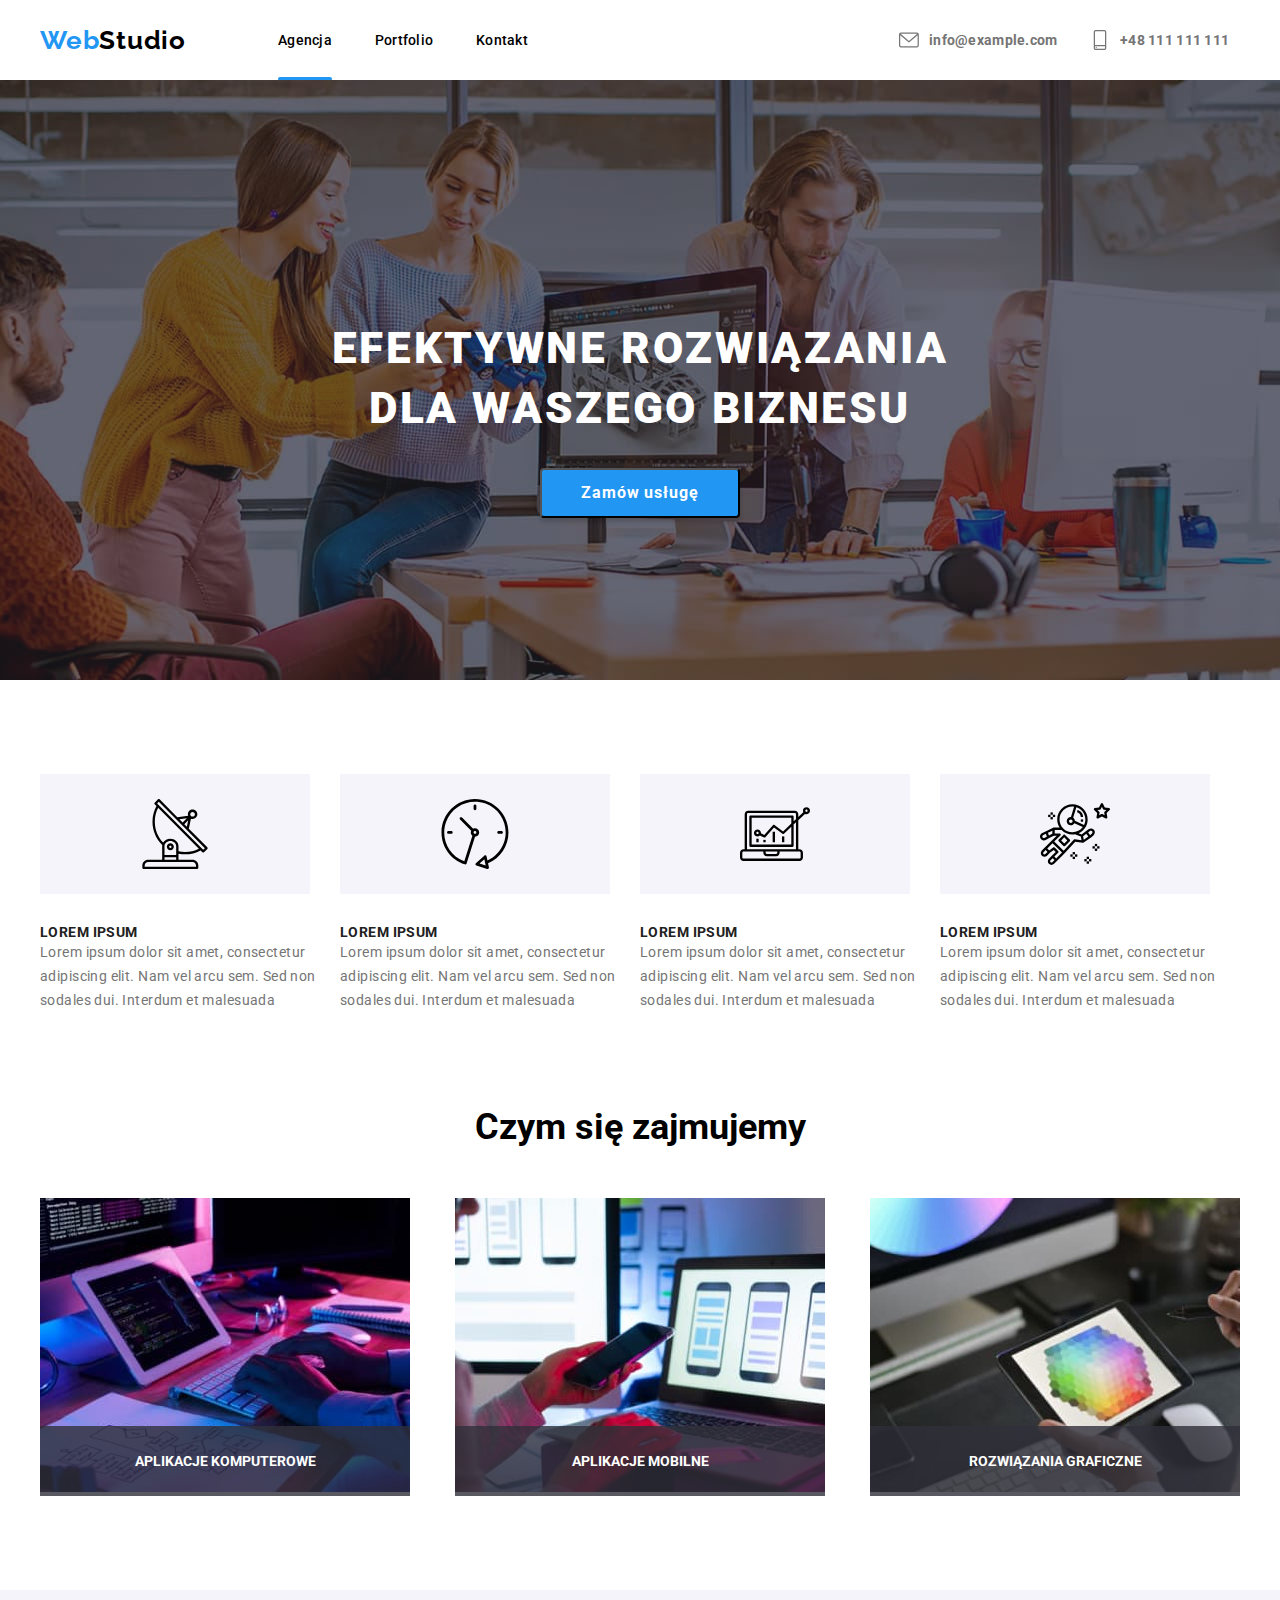
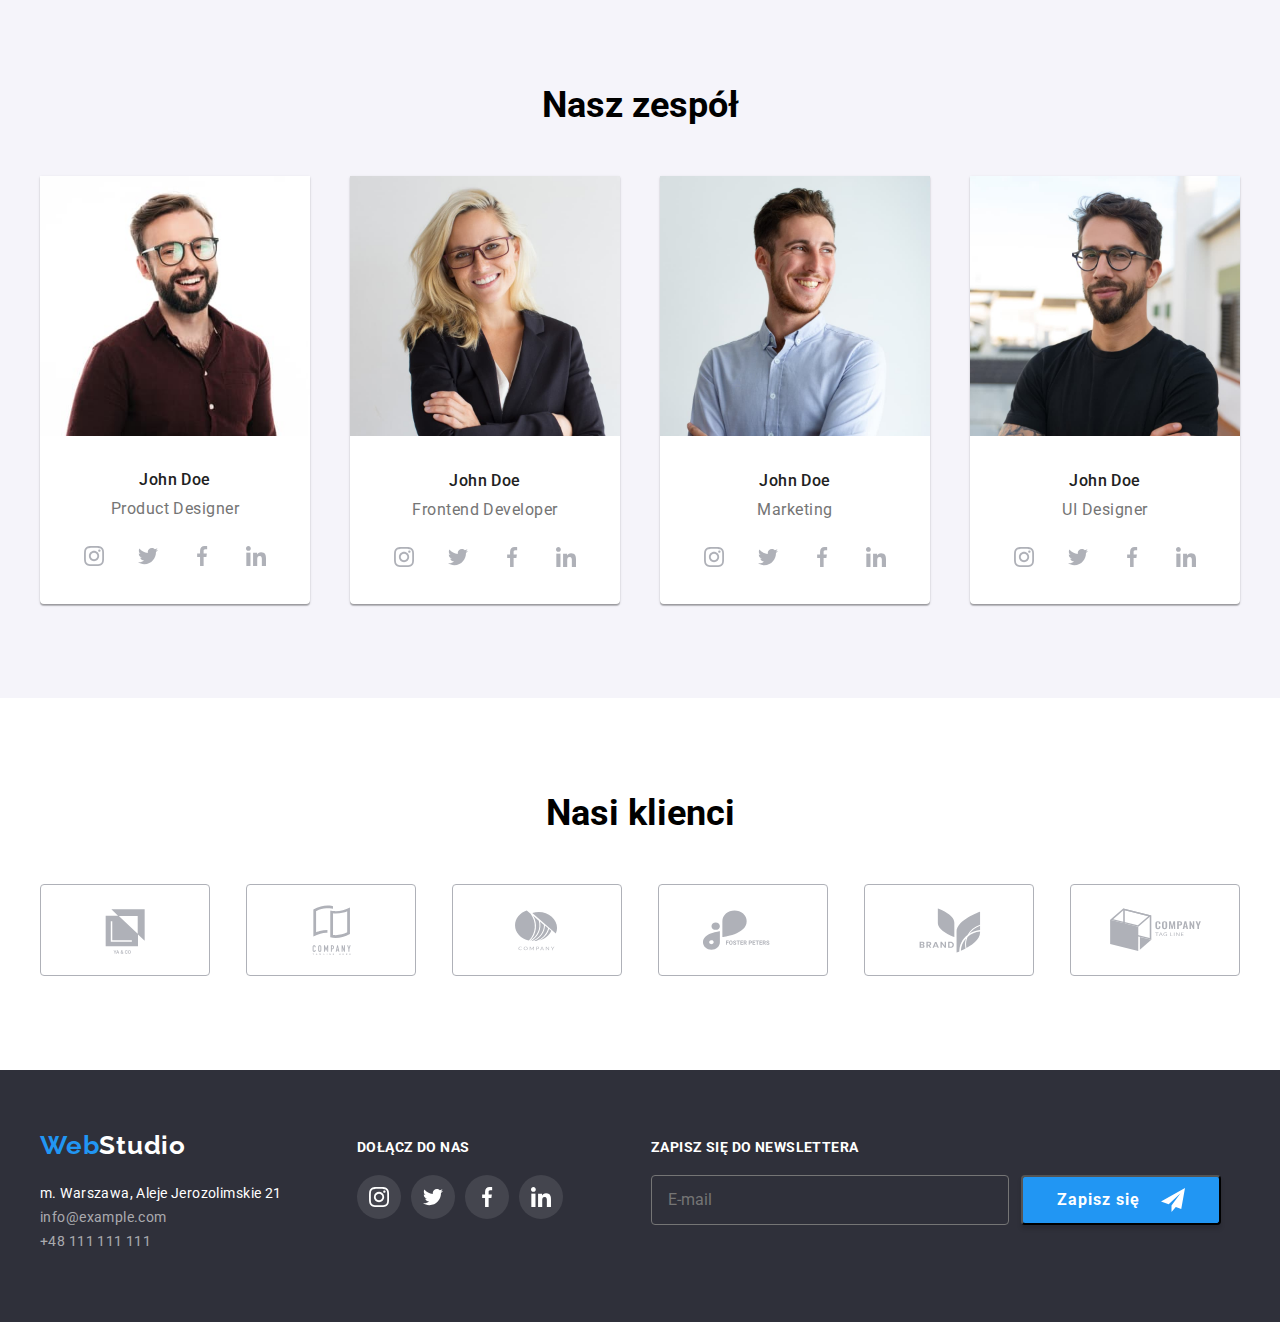
<file: index.html>
<!DOCTYPE html>
<html lang="en">
  <head>
    <meta charset="utf-8" />
    <title>Studio</title>
    <link rel="stylesheet" href="./CSS/normalize.css" />
    <link rel="stylesheet" href="./CSS/style.css" />
    <link rel="preconnect" href="https://fonts.googleapis.com" />
    <link rel="preconnect" href="https://fonts.gstatic.com" crossorigin />
    <link
      href="https://fonts.googleapis.com/css2?family=Raleway:wght@700&family=Roboto:wght@400;500;700;900&display=swap"
      rel="stylesheet"
    />
  </head>
  <body>
    <header>
      <section class="section">
        <div class="container header">
          <a class="webstudio1" href="#"
            >Web<span class="studio-black">Studio</span></a
          >
          <nav class="nav">
            <a class="agencja navig navig-active" href="#">Agencja</a>
            <a class="portfolio navig" href="portfolio.html">Portfolio</a>
            <a class="kontakt navig" href="">Kontakt</a>
          </nav>
          <address class="adres1">
            <a class="email1" href="mailto:info@example.com"
              ><svg class="envelope">
                <use
                  href="images/icons.svg#icon-envelope"
                  class="use"
                ></use></svg
              >info@example.com</a
            >
            <a class="tel1" href="tel:+48111111111"
              ><svg class="smartphone">
                <use
                  href="images/icons.svg#icon-smartphone"
                  class="use"
                ></use></svg
              >+48 111 111 111</a
            >
          </address>
        </div>
      </section>
    </header>
    <main>
      <section class="section efektywne-rozwiazania-background">
        <div class="container">
          <h1 class="efektywne-rozwiazania">
            EFEKTYWNE ROZWIĄZANIA DLA WASZEGO BIZNESU
          </h1>
          <button class="button-zamow-usluge" type="button" data-modal-open>
            Zamów usługę
          </button>
        </div>
      </section>
      <section class="section head">
        <div class="container tasks">
          <ul class="lista2">
            <div class="tasks-background">
              <svg class="tasks-icon">
                <use href="images/icons.svg#icon-antenna" class="use"></use>
              </svg>
            </div>
            <li class="title">LOREM IPSUM</li>
            <li class="column">
              Lorem ipsum dolor sit amet, consectetur adipiscing elit. Nam vel
              arcu sem. Sed non sodales dui. Interdum et malesuada
            </li>
          </ul>

          <ul class="lista2">
            <div class="tasks-background">
              <svg class="tasks-icon">
                <use href="images/icons.svg#icon-clock" class="use"></use>
              </svg>
            </div>
            <li class="title">LOREM IPSUM</li>
            <li class="column">
              Lorem ipsum dolor sit amet, consectetur adipiscing elit. Nam vel
              arcu sem. Sed non sodales dui. Interdum et malesuada
            </li>
          </ul>
          <ul class="lista2">
            <div class="tasks-background">
              <svg class="tasks-icon">
                <use href="images/icons.svg#icon-diagram" class="use"></use>
              </svg>
            </div>
            <li class="title">LOREM IPSUM</li>
            <li class="column">
              Lorem ipsum dolor sit amet, consectetur adipiscing elit. Nam vel
              arcu sem. Sed non sodales dui. Interdum et malesuada
            </li>
          </ul>
          <ul class="lista2">
            <div class="tasks-background">
              <svg class="tasks-icon">
                <use href="images/icons.svg#icon-astronaut" class="use"></use>
              </svg>
            </div>
            <li class="title">LOREM IPSUM</li>
            <li class="column">
              Lorem ipsum dolor sit amet, consectetur adipiscing elit. Nam vel
              arcu sem. Sed non sodales dui. Interdum et malesuada
            </li>
          </ul>
        </div>
      </section>

      <section class="section work">
        <div class="container">
          <h2 class="czym-sie-zajmujemy">Czym się zajmujemy</h2>
          <div class="work-pictures">
            <li class="lista2">
              <img
                src="images/box1.jpg"
                alt="Komputer"
                width="370"
                height="294"
              />
              <div class="box-tekst">APLIKACJE KOMPUTEROWE</div>
            </li>
            <li class="lista2">
              <img
                src="images/box2.jpg"
                alt="Telefon"
                width="370"
                height="294"
              />
              <div class="box-tekst">APLIKACJE MOBILNE</div>
            </li>
            <li class="lista2">
              <img
                src="images/box3.jpg"
                alt="Tablet"
                width="370"
                height="294"
              />
              <div class="box-tekst">ROZWIĄZANIA GRAFICZNE</div>
            </li>
          </div>
        </div>
      </section>
      <section class="section zespol">
        <div class="container">
          <h2 class="nasz-zespol">Nasz zespół</h2>
          <ul class="lista">
            <li class="team-card">
              <img
                class="img-zespol-1"
                src="images/teamcard1.jpg"
                alt="Product Designer"
              />
              <p class="nazwisko">John Doe</p>
              <p class="stanowisko">Product Designer</p>
              <div class="icons">
                <a href="#" class="background-icon-grey">
                  <svg class="link-icon">
                    <use
                      href="images/icons.svg#icon-instagram"
                      class="use"
                    ></use>
                  </svg>
                </a>
                <a href="#" class="background-icon-grey">
                  <svg class="link-icon">
                    <use href="images/icons.svg#icon-twitter" class="use"></use>
                  </svg>
                </a>
                <a href="#" class="background-icon-grey">
                  <svg class="link-icon">
                    <use
                      href="images/icons.svg#icon-facebook"
                      class="use"
                    ></use>
                  </svg>
                </a>
                <a href="#" class="background-icon-grey">
                  <svg class="link-icon">
                    <use
                      href="images/icons.svg#icon-linkedin"
                      class="use"
                    ></use>
                  </svg>
                </a>
              </div>
            </li>
            <li class="team-card">
              <img
                class="img-zespol-1"
                src="images/teamcard2.jpg"
                alt="Frontend Developer"
              />
              <p class="nazwisko">John Doe</p>
              <p class="stanowisko">Frontend Developer</p>
              <div class="icons">
                <a href="#" class="background-icon-grey">
                  <svg class="link-icon">
                    <use
                      href="images/icons.svg#icon-instagram"
                      class="use"
                    ></use>
                  </svg>
                </a>
                <a href="#" class="background-icon-grey">
                  <svg class="link-icon">
                    <use href="images/icons.svg#icon-twitter" class="use"></use>
                  </svg>
                </a>
                <a href="#" class="background-icon-grey">
                  <svg class="link-icon">
                    <use
                      href="images/icons.svg#icon-facebook"
                      class="use"
                    ></use>
                  </svg>
                </a>
                <a href="#" class="background-icon-grey">
                  <svg class="link-icon">
                    <use
                      href="images/icons.svg#icon-linkedin"
                      class="use"
                    ></use>
                  </svg>
                </a>
              </div>
            </li>
            <li class="team-card">
              <img
                class="img-zespol-1"
                src="images/teamcard3.jpg"
                alt="Marketing"
              />
              <p class="nazwisko">John Doe</p>
              <p class="stanowisko">Marketing</p>
              <div class="icons">
                <a href="#" class="background-icon-grey">
                  <svg class="link-icon">
                    <use
                      href="images/icons.svg#icon-instagram"
                      class="use"
                    ></use>
                  </svg>
                </a>
                <a href="#" class="background-icon-grey">
                  <svg class="link-icon">
                    <use href="images/icons.svg#icon-twitter" class="use"></use>
                  </svg>
                </a>
                <a href="#" class="background-icon-grey">
                  <svg class="link-icon">
                    <use
                      href="images/icons.svg#icon-facebook"
                      class="use"
                    ></use>
                  </svg>
                </a>
                <a href="#" class="background-icon-grey">
                  <svg class="link-icon">
                    <use
                      href="images/icons.svg#icon-linkedin"
                      class="use"
                    ></use>
                  </svg>
                </a>
              </div>
            </li>
            <li class="team-card">
              <img
                class="img-zespol-1"
                src="images/teamcard4.jpg"
                alt="UI Designer"
              />
              <p class="nazwisko">John Doe</p>
              <p class="stanowisko">UI Designer</p>
              <div class="icons">
                <a href="#" class="background-icon-grey">
                  <svg class="link-icon">
                    <use
                      href="images/icons.svg#icon-instagram"
                      class="use"
                    ></use>
                  </svg>
                </a>
                <a href="#" class="background-icon-grey">
                  <svg class="link-icon">
                    <use href="images/icons.svg#icon-twitter" class="use"></use>
                  </svg>
                </a>
                <a href="#" class="background-icon-grey">
                  <svg class="link-icon">
                    <use
                      href="images/icons.svg#icon-facebook"
                      class="use"
                    ></use>
                  </svg>
                </a>
                <a href="#" class="background-icon-grey">
                  <svg class="link-icon">
                    <use
                      href="images/icons.svg#icon-linkedin"
                      class="use"
                    ></use>
                  </svg>
                </a>
              </div>
            </li>
          </ul>
        </div>
      </section>

      <section class="section work">
        <div class="container">
          <h2 class="czym-sie-zajmujemy">Nasi klienci</h2>
          <div class="clients-pictures">
            <div class="clients-background">
              <svg class="clients-icon">
                <use href="images/icons.svg#icon-Logo1" class="use2"></use>
              </svg>
            </div>
            <div class="clients-background">
              <svg class="clients-icon">
                <use href="images/icons.svg#icon-Logo2" class="use2"></use>
              </svg>
            </div>
            <div class="clients-background">
              <svg class="clients-icon">
                <use href="images/icons.svg#icon-Logo3" class="use2"></use>
              </svg>
            </div>
            <div class="clients-background">
              <svg class="clients-icon">
                <use href="images/icons.svg#icon-Logo4" class="use2"></use>
              </svg>
            </div>
            <div class="clients-background">
              <svg class="clients-icon">
                <use href="images/icons.svg#icon-Logo5" class="use2"></use>
              </svg>
            </div>
            <div class="clients-background">
              <svg class="clients-icon">
                <use href="images/icons.svg#icon-Logo6" class="use2"></use>
              </svg>
            </div>
          </div>
        </div>
      </section>
    </main>
    <footer class="footer">
      <div class="container foot">
        <address class="address-all">
          <a class="webstudio2" href="#"
            >Web<span class="studio-white">Studio</span></a
          >
          <p class="adres">m. Warszawa, Aleje Jerozolimskie 21</p>
          <p>
            <a class="contact-to" href="mailto:info@example.com"
              >info@example.com</a
            >
          </p>
          <p>
            <a class="contact-to" href="tel:+48111111111">+48 111 111 111</a>
          </p>
        </address>
        <div class="link">
          <div>
            <p class="dolacz">DOŁĄCZ DO NAS</p>
            <div class="icons1">
              <a href="#" class="background-icon">
                <svg class="link-icon">
                  <use href="images/icons.svg#icon-instagram" class="use"></use>
                </svg>
              </a>
              <a href="#" class="background-icon">
                <svg class="link-icon">
                  <use href="images/icons.svg#icon-twitter" class="use"></use>
                </svg>
              </a>
              <a href="#" class="background-icon">
                <svg class="link-icon">
                  <use href="images/icons.svg#icon-facebook" class="use"></use>
                </svg>
              </a>
              <a href="#" class="background-icon">
                <svg class="link-icon">
                  <use href="images/icons.svg#icon-linkedin" class="use"></use>
                </svg>
              </a>
            </div>
          </div>

          <div class="newsletter-input">
            <div>
              <div class="newsletter">ZAPISZ SIĘ DO NEWSLETTERA</div>
              <input
                type="text"
                class="input-text-footer"
                placeholder="E-mail"
              />
            </div>
            <div class="zapisz-sie">
              <button class="button-zapisz-sie" type="submit">
                <p class="zapisz">Zapisz się</p>
                <svg class="send-icon">
                  <use href="images/icons.svg#icon-send" class="use"></use>
                </svg>
              </button>
            </div>
          </div>
        </div>
      </div>
    </footer>
    <div class="backdrop is-hidden" data-modal>
      <div class="modal">
        <div class="form">
          <div class="form-title">Zostaw swoje dane w formularzu poniżej</div>

          <label for="form-input-name" class="form-label"
            >Imie
            <div class="icons-position">
              <svg class="form-icon">
                <use href="images/icons.svg#icon-person" class="use"></use>
              </svg>
              <input
                type="text"
                class="form-input-name form-input-space"
                name="imie"
              />
            </div>
          </label>

          <label for="form-input-phone" class="form-label"
            >Telefon
            <div class="icons-position">
              <svg class="form-icon">
                <use href="images/icons.svg#icon-phone" class="use"></use>
              </svg>
              <input
                type="text"
                class="form-input-phone form-input-space"
                name="numer telefonu"
              />
            </div>
          </label>

          <label for="form-input-email" class="form-label"
            >Email

            <div class="icons-position">
              <svg class="form-icon">
                <use href="images/icons.svg#icon-email" class="use"></use>
              </svg>
              <input
                type="text"
                class="form-input-email form-input-space"
                name="adres email"
              />
            </div>
          </label>
          <label for="form-input-comment" class="form-label-comment"
            >Komentarz
          </label>
          <textarea
            class="form-input-comment"
            placeholder="Wprowadź tekst"
          ></textarea>

          <div class="form-checkbox">
            <input type="checkbox" class="check-box1" unchecked />

            <svg class="form-icon-check">
              <use href="images/icons.svg#icon-check" class="use"></use>
            </svg>

            <span class="checkbox-text">Oświadczam iż akceptuję</span>
            <a href="#" class="document">Regulamin</a>
            <span class="checkbox-text">i</span>
            <a href="#" class="document">Politykę Prywatności.</a>
          </div>
          <button type="submit" class="btn-send button">Wyślij</button>
          <button type="button" class="close-button" data-modal-close>x</button>
        </div>
      </div>
    </div>
    <script src="./js/modal.js"></script>
  </body>
</html>
</file>
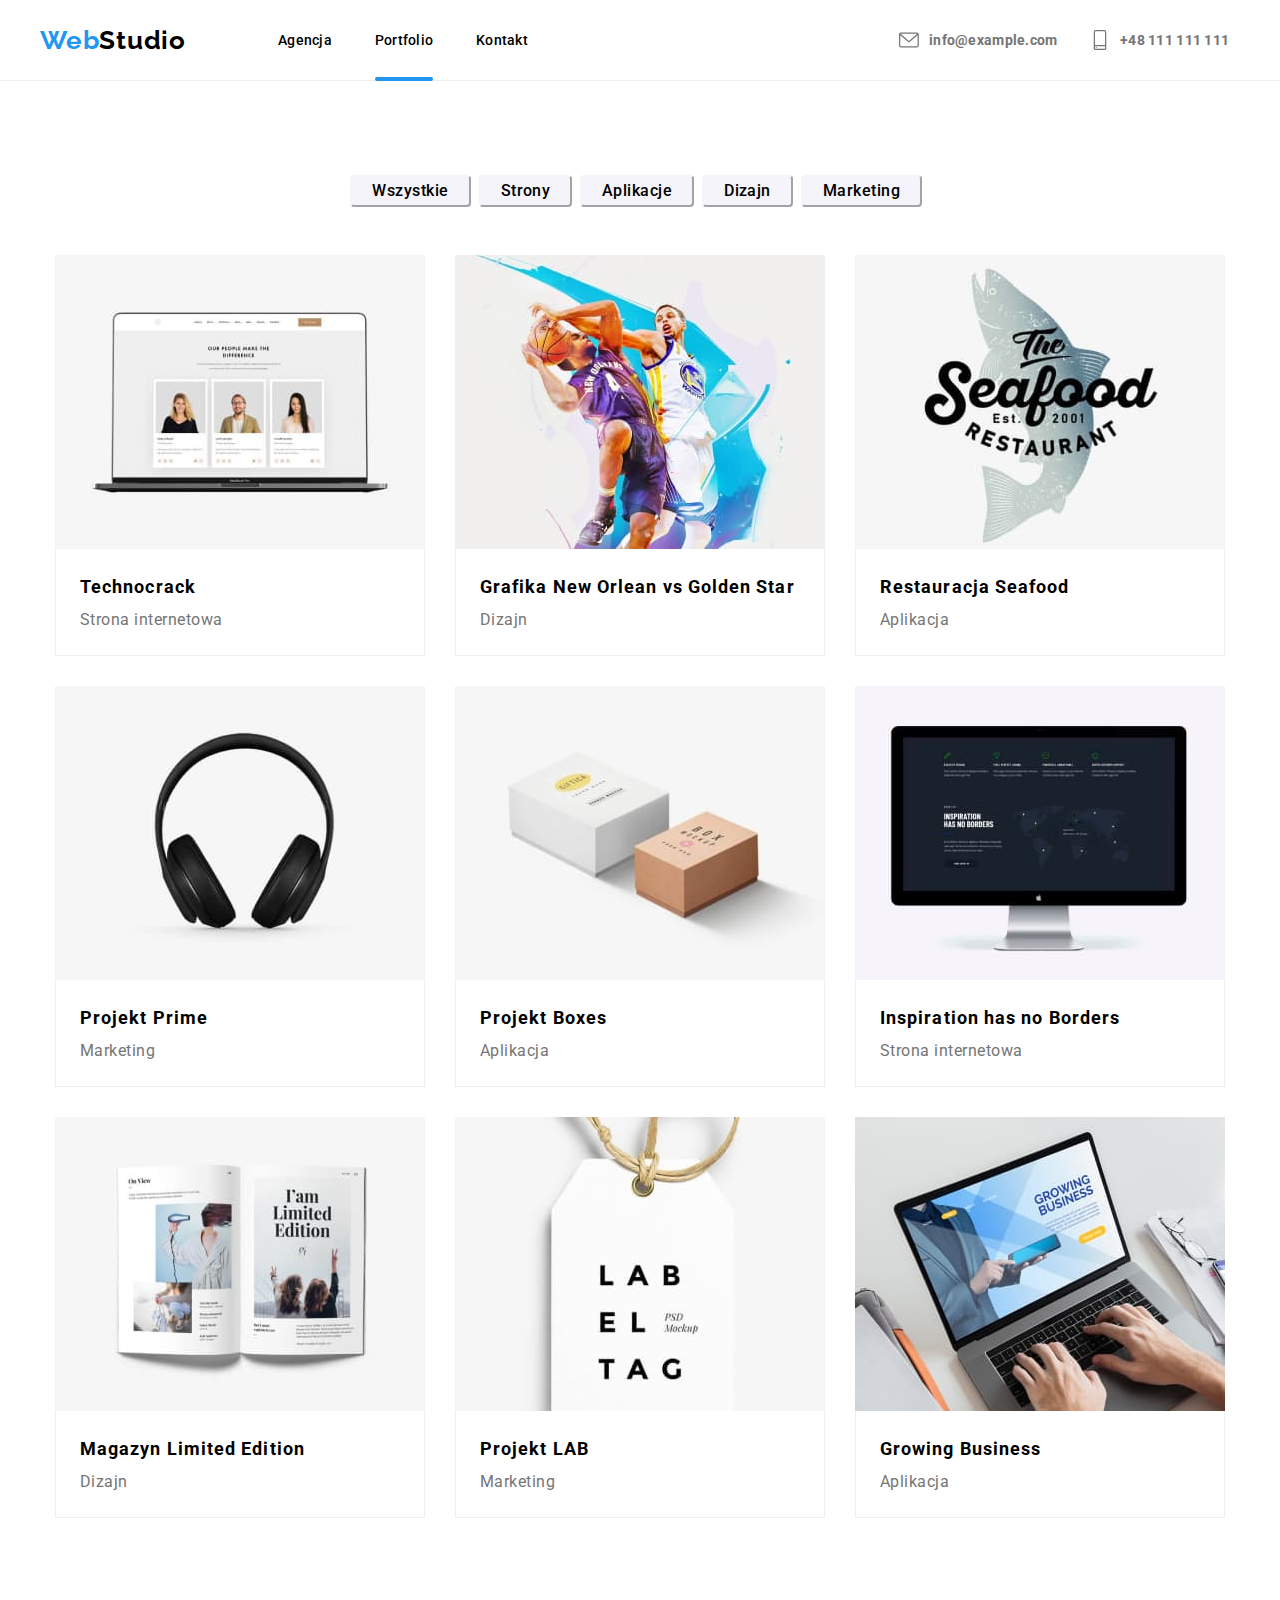
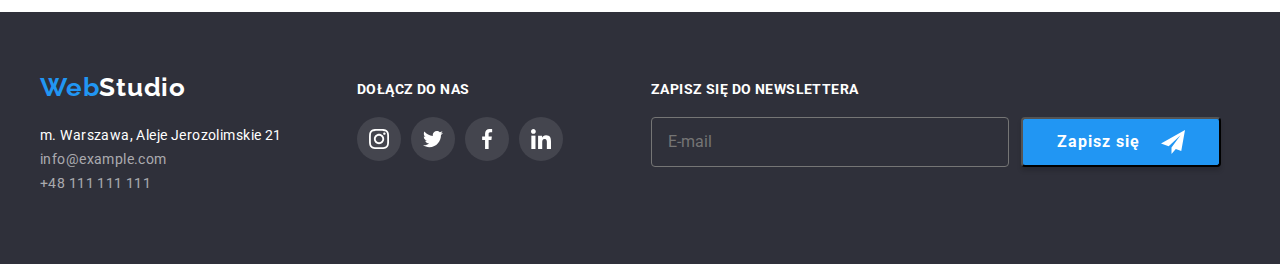
<file: portfolio.html>
<!DOCTYPE html>
<html lang="en">
  <head>
    <meta charset="utf-8" />
    <title>Portfolio</title>
    <link rel="stylesheet" href="./CSS/normalize.css" />
    <link rel="stylesheet" href="./CSS/style.css" />
    <link rel="preconnect" href="https://fonts.googleapis.com" />
    <link rel="preconnect" href="https://fonts.gstatic.com" crossorigin />
    <link
      href="https://fonts.googleapis.com/css2?family=Raleway:wght@700&family=Roboto:wght@400;500;700;900&display=swap"
      rel="stylesheet"
    />
  </head>
  <body>
    <header>
      <section class="section border-bottom">
        <div class="container header">
          <a class="webstudio1" href="index.html"
            >Web<span class="studio-black">Studio</span></a
          >
          <nav class="nav">
            <a class="agencja navig" href="index.html">Agencja</a>
            <a class="portfolio navig navig-active" href="#">Portfolio</a>
            <a class="kontakt navig" href="">Kontakt</a>
          </nav>
          <address class="adres1">
            <a class="email1" href="mailto:info@example.com">
              <svg class="envelope">
                <use href="./images/icons.svg#icon-envelope" class="use"></use>
              </svg>
              info@example.com</a
            >
            <a class="tel1" href="tel:+48111111111">
              <svg class="smartphone">
                <use
                  href="images/icons.svg#icon-smartphone"
                  class="use"
                ></use></svg
              >+48 111 111 111</a
            >
          </address>
        </div>
      </section>
    </header>
    <main>
      <section class="section head">
        <div class="container buttons">
          <button class="button-wszystkie button" type="button">
            Wszystkie
          </button>
          <button class="button-strony button" type="button">Strony</button>
          <button class="button-aplikacje button" type="button">
            Aplikacje
          </button>
          <button class="button-dizajn button" type="button">Dizajn</button>
          <button class="button-marketing button" type="button">
            Marketing
          </button>
        </div>
      </section>
      <section class="section projects">
        <div class="container">
          <ul class="row">
            <li class="lista1">
              <div class="popup-img">
                <img
                  src="images/technocrack.jpg"
                  alt="technocrack"
                  width="370"
                  height="294"
                />
                <div class="popup">
                  Technocrack jest popularną platformą wykorzystywaną do
                  rozpowszechniania koronawirusa. Firmy wykorzystują tę
                  platformę do celów szpiegowskich i ataków na niezabezpieczone
                  serwery konkurencji
                </div>
              </div>
              <div class="box">
                <p class="tytul">Technocrack</p>
                <p class="podtytul">Strona internetowa</p>
              </div>
            </li>
            <li class="lista1">
              <div class="popup-img">
                <img
                  src="images/grafika.jpg"
                  alt="Frontend Developer"
                  width="370"
                  height="294"
                />
                <div class="popup">
                  Technocrack jest popularną platformą wykorzystywaną do
                  rozpowszechniania koronawirusa. Firmy wykorzystują tę
                  platformę do celów szpiegowskich i ataków na niezabezpieczone
                  serwery konkurencji
                </div>
              </div>
              <div class="box">
                <p class="tytul">Grafika New Orlean vs Golden Star</p>
                <p class="podtytul">Dizajn</p>
              </div>
            </li>
            <li class="lista1">
              <div class="popup-img">
                <img
                  src="images/restauracja.jpg"
                  alt="restauracja"
                  width="370"
                  height="294"
                />
                <div class="popup">
                  Technocrack jest popularną platformą wykorzystywaną do
                  rozpowszechniania koronawirusa. Firmy wykorzystują tę
                  platformę do celów szpiegowskich i ataków na niezabezpieczone
                  serwery konkurencji
                </div>
              </div>
              <div class="box">
                <p class="tytul">Restauracja Seafood</p>
                <p class="podtytul">Aplikacja</p>
              </div>
            </li>
            <li class="lista1">
              <div class="popup-img">
                <img
                  src="images/projekt_prime.jpg"
                  alt="projekt_prime"
                  width="370"
                  height="294"
                />
                <div class="popup">
                  Technocrack jest popularną platformą wykorzystywaną do
                  rozpowszechniania koronawirusa. Firmy wykorzystują tę
                  platformę do celów szpiegowskich i ataków na niezabezpieczone
                  serwery konkurencji
                </div>
              </div>
              <div class="box">
                <p class="tytul">Projekt Prime</p>
                <p class="podtytul">Marketing</p>
              </div>
            </li>
            <li class="lista1">
              <div class="popup-img">
                <img
                  src="images/projekt_boxes.jpg"
                  alt="projekt_boxes"
                  width="370"
                  height="294"
                />
                <div class="popup">
                  Technocrack jest popularną platformą wykorzystywaną do
                  rozpowszechniania koronawirusa. Firmy wykorzystują tę
                  platformę do celów szpiegowskich i ataków na niezabezpieczone
                  serwery konkurencji
                </div>
              </div>
              <div class="box">
                <p class="tytul">Projekt Boxes</p>
                <p class="podtytul">Aplikacja</p>
              </div>
            </li>
            <li class="lista1">
              <div class="popup-img">
                <img
                  src="images/inspiration.jpg"
                  alt="inspiration"
                  width="370"
                  height="294"
                />
                <div class="popup">
                  Technocrack jest popularną platformą wykorzystywaną do
                  rozpowszechniania koronawirusa. Firmy wykorzystują tę
                  platformę do celów szpiegowskich i ataków na niezabezpieczone
                  serwery konkurencji
                </div>
              </div>
              <div class="box">
                <p class="tytul">Inspiration has no Borders</p>
                <p class="podtytul">Strona internetowa</p>
              </div>
            </li>
            <li class="lista1">
              <div class="popup-img">
                <img
                  src="images/magazyn.jpg"
                  alt="magazyn"
                  width="370"
                  height="294"
                />
                <div class="popup">
                  Technocrack jest popularną platformą wykorzystywaną do
                  rozpowszechniania koronawirusa. Firmy wykorzystują tę
                  platformę do celów szpiegowskich i ataków na niezabezpieczone
                  serwery konkurencji
                </div>
              </div>
              <div class="box">
                <p class="tytul">Magazyn Limited Edition</p>
                <p class="podtytul">Dizajn</p>
              </div>
            </li>
            <li class="lista1">
              <div class="popup-img">
                <img
                  src="images/projekt_lab.jpg"
                  alt="projekt_lab"
                  width="370"
                  height="294"
                />
                <div class="popup">
                  Technocrack jest popularną platformą wykorzystywaną do
                  rozpowszechniania koronawirusa. Firmy wykorzystują tę
                  platformę do celów szpiegowskich i ataków na niezabezpieczone
                  serwery konkurencji
                </div>
              </div>
              <div class="box">
                <p class="tytul">Projekt LAB</p>
                <p class="podtytul">Marketing</p>
              </div>
            </li>
            <li class="lista1">
              <div class="popup-img">
                <img
                  src="images/growing.jpg"
                  alt="growing"
                  width="370"
                  height="294"
                />
                <div class="popup">
                  Technocrack jest popularną platformą wykorzystywaną do
                  rozpowszechniania koronawirusa. Firmy wykorzystują tę
                  platformę do celów szpiegowskich i ataków na niezabezpieczone
                  serwery konkurencji
                </div>
              </div>
              <div class="box">
                <p class="tytul">Growing Business</p>
                <p class="podtytul">Aplikacja</p>
              </div>
            </li>
          </ul>
        </div>
      </section>
    </main>
    <footer class="footer">
      <div class="container foot">
        <address class="address-all">
          <a class="webstudio2" href="#"
            >Web<span class="studio-white">Studio</span></a
          >
          <p class="adres">m. Warszawa, Aleje Jerozolimskie 21</p>
          <p>
            <a class="contact-to" href="mailto:info@example.com"
              >info@example.com</a
            >
          </p>
          <p>
            <a class="contact-to" href="tel:+48111111111">+48 111 111 111</a>
          </p>
        </address>
        <div class="link">
          <div>
            <p class="dolacz">DOŁĄCZ DO NAS</p>
            <div class="icons1">
              <a href="#" class="background-icon">
                <svg class="link-icon">
                  <use href="images/icons.svg#icon-instagram" class="use"></use>
                </svg>
              </a>
              <a href="#" class="background-icon">
                <svg class="link-icon">
                  <use href="images/icons.svg#icon-twitter" class="use"></use>
                </svg>
              </a>
              <a href="#" class="background-icon">
                <svg class="link-icon">
                  <use href="images/icons.svg#icon-facebook" class="use"></use>
                </svg>
              </a>
              <a href="#" class="background-icon">
                <svg class="link-icon">
                  <use href="images/icons.svg#icon-linkedin" class="use"></use>
                </svg>
              </a>
            </div>
          </div>

          <div class="newsletter-input">
            <div>
              <div class="newsletter">ZAPISZ SIĘ DO NEWSLETTERA</div>
              <input
                type="text"
                class="input-text-footer"
                placeholder="E-mail"
              />
            </div>
            <div class="zapisz-sie">
              <button class="button-zapisz-sie" type="submit">
                <p class="zapisz">Zapisz się</p>
                <svg class="send-icon">
                  <use href="images/icons.svg#icon-send" class="use"></use>
                </svg>
              </button>
            </div>
          </div>
        </div>
      </div>
    </footer>
  </body>
</html>
</file>
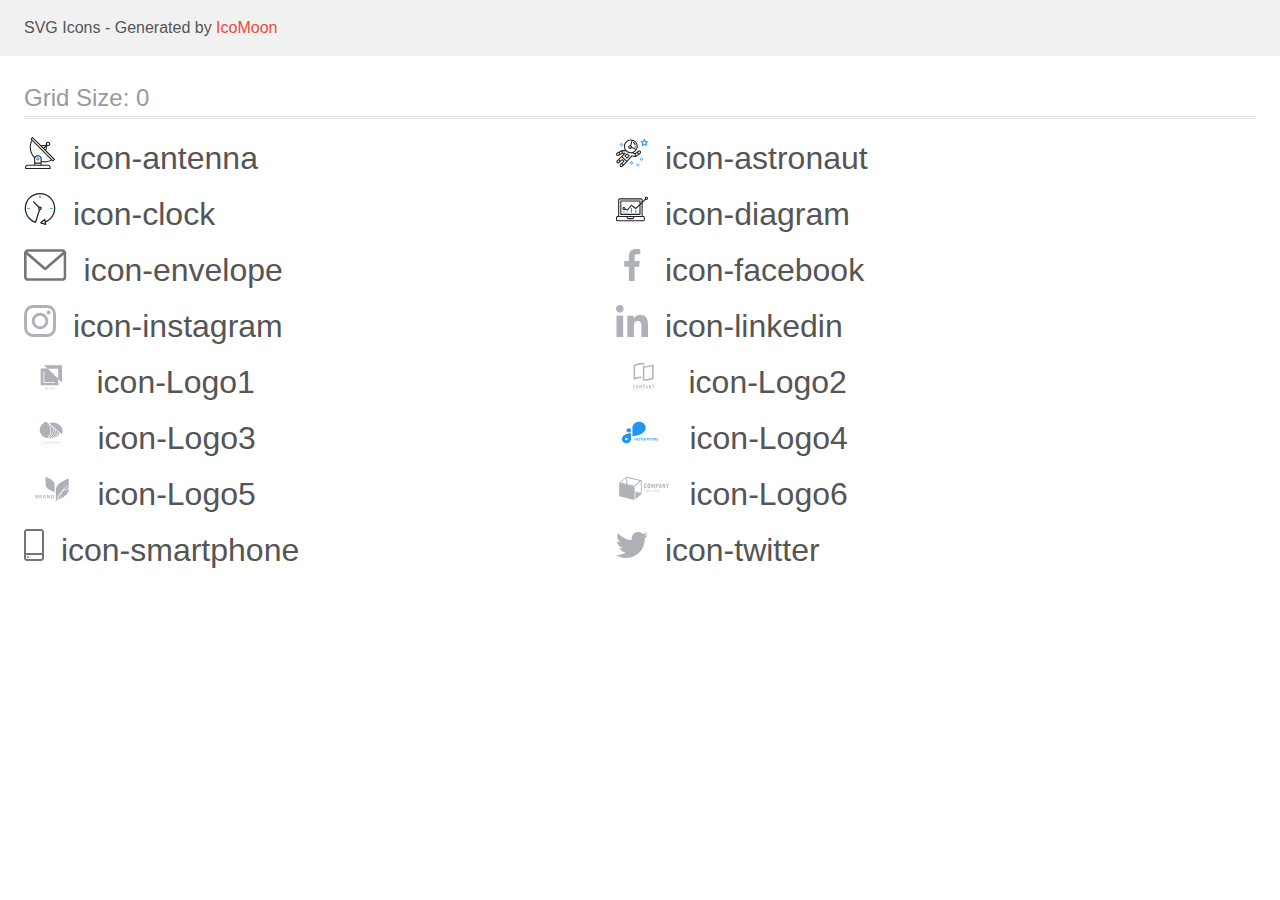
<file: sprite/demo.html>
<!doctype html>
<html>
<head>
    <title>IcoMoon - SVG Icons</title>
    <meta charset="utf-8">
    <meta name="viewport" content="width=device-width, initial-scale=1">
    <link rel="stylesheet" href="demo-files/demo.css">
    <link rel="stylesheet" href="style.css">
</head>
<body>
<svg aria-hidden="true" style="position: absolute; width: 0; height: 0; overflow: hidden;" version="1.1" xmlns="http://www.w3.org/2000/svg" xmlns:xlink="http://www.w3.org/1999/xlink">
<defs>
<symbol id="icon-antenna" viewBox="0 0 32 32">
<path fill="#212121" style="fill: var(--color1, #212121)" d="M30.773 22.098l-8.443-8.505 0.937-4.615c0.242 0.094 0.499 0.144 0.758 0.146h0.006c1.192 0.014 2.17-0.941 2.184-2.133s-0.941-2.17-2.133-2.184c-1.192-0.014-2.17 0.941-2.184 2.133-0.003 0.255 0.039 0.509 0.125 0.749l-4.96 0.605-8.091-8.133c-0.099-0.101-0.235-0.159-0.377-0.16-0.14 0.001-0.274 0.056-0.373 0.155l-1.513 1.504c-0.208 0.208-0.208 0.546 0 0.754l0.814 0.826c-3.153 5.798-2.129 12.978 2.519 17.663 0.043 0.041 0.092 0.074 0.146 0.098-0.034 0.18-0.051 0.364-0.052 0.547v6.187h-6.4c-1.472 0.002-2.665 1.195-2.667 2.667v1.067c0 0.295 0.239 0.533 0.533 0.533h24.533c0.295 0 0.533-0.239 0.533-0.533v-1.067c-0.002-1.472-1.195-2.665-2.667-2.667h-6.4v-2.742c1.003 0.21 2.024 0.317 3.049 0.32 2.458-0.003 4.877-0.615 7.040-1.783l0.818 0.823c0.099 0.101 0.235 0.159 0.377 0.16 0.14-0.001 0.274-0.056 0.373-0.155l1.513-1.504c0.208-0.208 0.208-0.546 0-0.754zM23.28 6.233c0.418-0.415 1.093-0.414 1.508 0.004s0.414 1.093-0.004 1.508c-0.2 0.199-0.47 0.31-0.752 0.31h-0.003c-0.589-0.003-1.064-0.483-1.061-1.072 0.002-0.282 0.115-0.552 0.314-0.751h-0.002zM22.024 9.738l-0.598 2.946-1.175-1.182 1.774-1.763zM21.419 8.836l-1.92 1.909-1.485-1.493 3.405-0.415zM24.004 28.8c0.884 0 1.6 0.716 1.6 1.6v0.533h-23.467v-0.533c0-0.884 0.716-1.6 1.6-1.6h20.267zM16.537 26.667v1.067h-5.333v-1.067h5.333zM11.204 25.6v-4.053c0-1.294 1.196-2.347 2.667-2.347s2.667 1.053 2.667 2.347v4.053h-5.333zM17.604 23.904v-2.357c0-1.882-1.675-3.413-3.733-3.413-1.331-0.020-2.576 0.657-3.281 1.786-4.058-4.274-4.971-10.645-2.279-15.887l18.602 18.708c-2.872 1.461-6.165 1.873-9.309 1.163zM28.893 23.22l-21.057-21.181 0.755-0.752 7.935 7.98c0.004 0 0.006 0.007 0.010 0.010l13.115 13.191-0.757 0.752z"></path>
<path fill="#2196f3" style="fill: var(--color2, #2196f3)" d="M13.876 20.267h-0.005c-0.884-0.001-1.601 0.714-1.602 1.598s0.714 1.601 1.598 1.602h0.005c0.884 0.001 1.601-0.714 1.602-1.598s-0.714-1.601-1.598-1.602zM14.249 22.245c-0.1 0.1-0.236 0.156-0.378 0.155-0.295-0.002-0.532-0.242-0.531-0.536 0.001-0.141 0.057-0.276 0.157-0.375s0.233-0.154 0.373-0.155c0.295 0.002 0.532 0.241 0.53 0.536-0.001 0.141-0.057 0.276-0.157 0.375h0.005z"></path>
</symbol>
<symbol id="icon-astronaut" viewBox="0 0 32 32">
<path fill="#2196f3" style="fill: var(--color2, #2196f3)" d="M31.974 4.524c-0.063-0.193-0.229-0.333-0.43-0.363l-1.91-0.278-0.855-1.731c-0.179-0.365-0.777-0.365-0.956 0l-0.855 1.731-1.91 0.278c-0.201 0.029-0.367 0.17-0.431 0.363-0.062 0.193-0.011 0.405 0.135 0.547l1.383 1.348-0.326 1.903c-0.034 0.2 0.048 0.402 0.212 0.522 0.166 0.121 0.382 0.135 0.562 0.040l1.709-0.899 1.709 0.899c0.078 0.041 0.164 0.061 0.249 0.061 0.11 0 0.221-0.034 0.314-0.102 0.164-0.119 0.246-0.322 0.212-0.522l-0.326-1.903 1.383-1.348c0.145-0.142 0.197-0.354 0.135-0.547zM29.511 5.851c-0.125 0.122-0.183 0.299-0.153 0.472l0.191 1.114-1-0.526c-0.078-0.041-0.163-0.061-0.249-0.061s-0.17 0.020-0.249 0.061l-1.001 0.526 0.191-1.114c0.030-0.173-0.028-0.349-0.153-0.472l-0.81-0.789 1.119-0.163c0.174-0.025 0.324-0.134 0.402-0.292l0.5-1.013 0.5 1.013c0.078 0.157 0.228 0.267 0.402 0.292l1.119 0.163-0.809 0.789z"></path>
<path fill="#2196f3" style="fill: var(--color2, #2196f3)" d="M26.134 20.522h-1.067v1.067h1.067v-1.067z"></path>
<path fill="#2196f3" style="fill: var(--color2, #2196f3)" d="M26.134 22.656h-1.067v1.067h1.067v-1.067z"></path>
<path fill="#2196f3" style="fill: var(--color2, #2196f3)" d="M27.2 21.589h-1.067v1.067h1.067v-1.067z"></path>
<path fill="#2196f3" style="fill: var(--color2, #2196f3)" d="M25.067 21.589h-1.067v1.067h1.067v-1.067z"></path>
<path fill="#2196f3" style="fill: var(--color2, #2196f3)" d="M22.4 26.389h-1.067v1.067h1.067v-1.067z"></path>
<path fill="#2196f3" style="fill: var(--color2, #2196f3)" d="M22.4 28.522h-1.067v1.067h1.067v-1.067z"></path>
<path fill="#2196f3" style="fill: var(--color2, #2196f3)" d="M23.467 27.456h-1.067v1.067h1.067v-1.067z"></path>
<path fill="#2196f3" style="fill: var(--color2, #2196f3)" d="M21.333 27.456h-1.067v1.067h1.067v-1.067z"></path>
<path fill="#2196f3" style="fill: var(--color2, #2196f3)" d="M16 24.256h-1.067v1.067h1.067v-1.067z"></path>
<path fill="#2196f3" style="fill: var(--color2, #2196f3)" d="M16 26.389h-1.067v1.067h1.067v-1.067z"></path>
<path fill="#2196f3" style="fill: var(--color2, #2196f3)" d="M17.067 25.322h-1.067v1.067h1.067v-1.067z"></path>
<path fill="#2196f3" style="fill: var(--color2, #2196f3)" d="M14.933 25.322h-1.067v1.067h1.067v-1.067z"></path>
<path fill="#2196f3" style="fill: var(--color2, #2196f3)" d="M5.867 6.122h-1.067v1.067h1.067v-1.067z"></path>
<path fill="#2196f3" style="fill: var(--color2, #2196f3)" d="M5.867 8.255h-1.067v1.067h1.067v-1.067z"></path>
<path fill="#2196f3" style="fill: var(--color2, #2196f3)" d="M6.933 7.189h-1.067v1.067h1.067v-1.067z"></path>
<path fill="#2196f3" style="fill: var(--color2, #2196f3)" d="M4.8 7.189h-1.067v1.067h1.067v-1.067z"></path>
<path fill="#212121" style="fill: var(--color1, #212121)" d="M24.715 14.159c-0.287-0.388-0.709-0.637-1.188-0.705-0.481-0.068-0.956 0.058-1.34 0.352l-1.252 0.96-1.898 1.417-1.358-0.541c2.421-1.086 4.114-3.508 4.114-6.32 0-3.823-3.123-6.933-6.961-6.933s-6.961 3.11-6.961 6.933c0 1.386 0.414 2.674 1.12 3.758l-2.764-0.024c-0.002 0-0.003 0-0.005 0-0.009 0-0.015 0.004-0.023 0.005-0.053 0.002-0.105 0.013-0.155 0.031-0.013 0.005-0.026 0.008-0.038 0.013-0.006 0.003-0.013 0.003-0.019 0.006l-3.233 1.596c-0.001 0-0.001 0-0.001 0.001l-1.893 0.911c-0.021 0.009-0.042 0.021-0.063 0.035-0.755 0.502-1.012 1.489-0.598 2.295 0.22 0.429 0.595 0.745 1.056 0.889 0.178 0.055 0.359 0.083 0.539 0.083 0.29 0 0.577-0.071 0.839-0.211l1.388-0.738 2.264-1.169 1.357-0.008-5.442 5.416c-0.001 0.001-0.001 0.001-0.002 0.001l-1.339 1.333c-0.316 0.315-0.49 0.732-0.49 1.178s0.174 0.863 0.49 1.179c0.325 0.323 0.752 0.485 1.179 0.485s0.854-0.162 1.18-0.485l1.314-1.309 1.741-1.3 0.901 0.897-1.762 1.754c-0 0.001-0.001 0.001-0.002 0.001l-1.339 1.333c-0.316 0.315-0.49 0.732-0.49 1.178s0.174 0.863 0.49 1.179c0.325 0.323 0.753 0.485 1.18 0.485s0.855-0.162 1.18-0.485l3.482-3.467c0.001-0.001 0.001-0.001 0.001-0.002l1.010-1-0.004-0.004c0.006-0.006 0.015-0.009 0.022-0.015l5.166-5.658 3.471 0.494c0.025 0.004 0.050 0.005 0.075 0.005 0.065 0 0.127-0.015 0.187-0.038 0.018-0.006 0.033-0.015 0.050-0.023 0.019-0.010 0.039-0.015 0.058-0.027l3.213-2.133c0.012-0.008 0.018-0.021 0.029-0.029 0.013-0.010 0.029-0.014 0.041-0.026l1.271-1.191c0.662-0.62 0.753-1.635 0.212-2.362zM2.13 17.77c-0.173 0.093-0.37 0.111-0.558 0.052-0.187-0.058-0.338-0.186-0.427-0.358-0.161-0.314-0.068-0.695 0.214-0.902l1.314-0.632 0.449 1.313-0.992 0.527zM5.628 15.942l-1.548 0.8-0.439-1.283 2.027-1.001-0.040 1.484zM20.727 9.322c0 0.918-0.219 1.785-0.599 2.559l-4.181-1.899c-0.044-0.573-0.341-1.075-0.788-1.388l1.464-4.86c2.378 0.756 4.105 2.974 4.105 5.588zM8.938 9.322c0-3.235 2.644-5.867 5.894-5.867 0.253 0 0.5 0.021 0.745 0.052l-1.432 4.754c-0.019-0.001-0.037-0.006-0.057-0.006-1.033 0-1.873 0.837-1.873 1.867s0.84 1.867 1.873 1.867c0.694 0 1.294-0.383 1.618-0.945l3.862 1.755c-1.075 1.446-2.795 2.39-4.737 2.39-3.25 0-5.894-2.632-5.894-5.867zM14.894 10.122c0 0.441-0.362 0.8-0.806 0.8s-0.806-0.359-0.806-0.8c0-0.441 0.362-0.8 0.806-0.8s0.806 0.359 0.806 0.8zM2.465 25.146c-0.236 0.234-0.619 0.234-0.854 0.001-0.114-0.114-0.176-0.263-0.176-0.423s0.062-0.309 0.176-0.421l0.962-0.959 0.851 0.848-0.959 0.955zM5.679 28.88c-0.236 0.234-0.619 0.235-0.855 0.001-0.114-0.114-0.176-0.263-0.176-0.423s0.062-0.309 0.176-0.421l0.963-0.959 0.852 0.848-0.96 0.955zM9.16 25.411c-0.001 0-0.001 0-0.002 0.001l-1.765 1.76-0.852-0.848 1.763-1.755c0 0 0 0 0-0s0.001-0.001 0.002-0.001c0.040-0.040 0.065-0.088 0.090-0.135 0.007-0.014 0.020-0.026 0.026-0.040 0.017-0.041 0.019-0.085 0.026-0.129 0.003-0.025 0.014-0.047 0.014-0.073 0-0.036-0.013-0.070-0.020-0.106-0.006-0.032-0.006-0.065-0.019-0.095-0.020-0.050-0.055-0.094-0.091-0.138-0.010-0.012-0.014-0.027-0.025-0.038 0 0 0 0-0.001 0s-0.001-0.002-0.001-0.002l-1.607-1.6c-0.017-0.017-0.039-0.024-0.058-0.038-0.028-0.022-0.055-0.042-0.087-0.058-0.030-0.015-0.061-0.024-0.093-0.033-0.034-0.010-0.067-0.017-0.103-0.020-0.033-0.002-0.063 0.001-0.095 0.005-0.036 0.004-0.069 0.009-0.104 0.020-0.034 0.011-0.063 0.027-0.094 0.045-0.020 0.011-0.042 0.015-0.061 0.029l-1.773 1.324-0.901-0.897 2.399-2.386 4.361 4.289-0.928 0.919zM15.979 18.394c-0.015-0.002-0.030 0.004-0.045 0.003-0.039-0.002-0.076 0.001-0.115 0.007-0.030 0.005-0.059 0.011-0.088 0.021-0.034 0.012-0.065 0.028-0.097 0.047-0.030 0.018-0.057 0.037-0.083 0.061-0.013 0.011-0.028 0.017-0.040 0.029l-4.698 5.146-4.328-4.257 2.833-2.818c0.209-0.208 0.21-0.546 0.002-0.755-0.105-0.105-0.243-0.157-0.381-0.156v-0.001l-2.219 0.013 0.028-1.607 3.104 0.027c1.265 1.294 3.029 2.101 4.981 2.101 0.437 0 0.864-0.045 1.279-0.123 0.040 0.032 0.079 0.065 0.13 0.085l2.41 0.96 0.152 0.758 0.178 0.885-3.003-0.427zM20.020 18.572l-0.313-1.558 1.446-1.080 0.947 1.257-2.080 1.381zM23.774 15.741l-0.838 0.785-0.931-1.236 0.831-0.637c0.155-0.119 0.351-0.168 0.543-0.143 0.193 0.027 0.364 0.128 0.48 0.284 0.217 0.292 0.18 0.699-0.085 0.947z"></path>
<path fill="#212121" style="fill: var(--color1, #212121)" d="M13.602 18.544l-2.143-2.133c-0.207-0.207-0.545-0.207-0.753 0l-2.142 2.133c-0.1 0.101-0.157 0.236-0.157 0.378s0.056 0.278 0.157 0.378l2.142 2.133c0.104 0.103 0.241 0.155 0.377 0.155s0.273-0.052 0.376-0.155l2.143-2.133c0.1-0.1 0.157-0.236 0.157-0.378s-0.057-0.278-0.157-0.378zM11.083 20.303l-1.387-1.381 1.387-1.381 1.387 1.381-1.387 1.381z"></path>
<path fill="#212121" style="fill: var(--color1, #212121)" d="M17.164 5.071l-0.258 1.036c0.071 0.018 1.738 0.452 1.738 2.149h1.067c-0-2.017-1.666-2.965-2.547-3.185z"></path>
<path fill="#212121" style="fill: var(--color1, #212121)" d="M19.711 9.322h-1.067v1.067h1.067v-1.067z"></path>
</symbol>
<symbol id="icon-clock" viewBox="0 0 32 32">
<path fill="#212121" style="fill: var(--color1, #212121)" d="M31.297 15.301c-0.002-8.452-6.855-15.303-15.308-15.301s-15.303 6.855-15.301 15.308c0.001 6.658 4.307 12.551 10.649 14.576 0.061 0.019 0.124 0.029 0.187 0.029 0.121-0 0.239-0.032 0.342-0.094 0.135-0.080 0.236-0.207 0.283-0.356l3.865-12.25c1.057-0.005 1.909-0.866 1.903-1.923s-0.866-1.909-1.923-1.903c-0.284 0.001-0.565 0.067-0.82 0.191l-5.106-5.107c-0.253-0.245-0.657-0.238-0.902 0.016-0.239 0.247-0.239 0.639 0 0.886l5.103 5.109c-0.392 0.799-0.168 1.764 0.536 2.309l-3.683 11.673c-7.278-2.681-11.004-10.754-8.323-18.032s10.754-11.004 18.032-8.323 11.004 10.754 8.323 18.032c-1.31 3.556-4.001 6.431-7.462 7.973l-0.398-1.874c-0.073-0.344-0.411-0.565-0.756-0.492-0.109 0.023-0.209 0.074-0.292 0.148l-3.837 3.426c-0.263 0.234-0.287 0.637-0.052 0.9 0.076 0.085 0.174 0.149 0.283 0.184l4.899 1.563c0.335 0.108 0.694-0.077 0.802-0.412 0.034-0.106 0.040-0.219 0.017-0.328l-0.391-1.839c5.664-2.388 9.342-7.942 9.329-14.089zM15.992 14.664c0.352 0 0.638 0.286 0.638 0.638s-0.286 0.638-0.638 0.638c-0.352 0-0.638-0.285-0.638-0.638s0.285-0.638 0.638-0.638zM18.093 29.528l2.184-1.948 0.603 2.84-2.787-0.892z"></path>
<path fill="#2196f3" style="fill: var(--color2, #2196f3)" d="M15.354 3.185v1.275c0 0.352 0.285 0.638 0.638 0.638s0.638-0.285 0.638-0.638v-1.275c0-0.352-0.286-0.638-0.638-0.638s-0.638 0.286-0.638 0.638z"></path>
<path fill="#2196f3" style="fill: var(--color2, #2196f3)" d="M3.876 14.664c-0.352 0-0.638 0.286-0.638 0.638s0.285 0.638 0.638 0.638h1.275c0.352 0 0.638-0.285 0.638-0.638s-0.285-0.638-0.638-0.638h-1.275z"></path>
<path fill="#2196f3" style="fill: var(--color2, #2196f3)" d="M28.108 15.939c0.352 0 0.638-0.285 0.638-0.638s-0.285-0.638-0.638-0.638h-1.275c-0.352 0-0.638 0.286-0.638 0.638s0.286 0.638 0.638 0.638h1.275z"></path>
</symbol>
<symbol id="icon-diagram" viewBox="0 0 32 32">
<path fill="#2196f3" style="fill: var(--color2, #2196f3)" d="M14.926 14.965h1.066v4.798h-1.066v-4.797z"></path>
<path fill="#2196f3" style="fill: var(--color2, #2196f3)" d="M19.19 17.097h1.066v2.665h-1.066v-2.665z"></path>
<path fill="#2196f3" style="fill: var(--color2, #2196f3)" d="M10.661 18.696h1.066v1.066h-1.066v-1.066z"></path>
<path fill="#2196f3" style="fill: var(--color2, #2196f3)" d="M7.463 18.163h1.066v1.599h-1.066v-1.599z"></path>
<path fill="#212121" style="fill: var(--color1, #212121)" d="M1.599 28.291h25.587c0.883 0 1.599-0.716 1.599-1.599v-2.132c0-0.883-0.716-1.599-1.599-1.599h-0.533v-13.293l3.028-2.868c0.703 0.346 1.553 0.136 2.013-0.499s0.396-1.508-0.152-2.068-1.42-0.644-2.065-0.198c-0.644 0.446-0.873 1.292-0.542 2.002l-2.281 2.163v-1.23c0-0.883-0.716-1.599-1.599-1.599h-21.322c-0.883 0-1.599 0.716-1.599 1.599v15.992h-0.533c-0.883 0-1.599 0.716-1.599 1.599v2.132c0 0.883 0.716 1.599 1.599 1.599zM30.384 4.837c0.294 0 0.533 0.239 0.533 0.533s-0.239 0.533-0.533 0.533c-0.294 0-0.533-0.239-0.533-0.533s0.239-0.533 0.533-0.533zM3.198 6.969c0-0.294 0.239-0.533 0.533-0.533h21.322c0.294 0 0.533 0.239 0.533 0.533v2.239l-1.066 1.013v-2.186c0-0.294-0.239-0.533-0.533-0.533h-19.19c-0.294 0-0.533 0.239-0.533 0.533v13.326c0 0.294 0.239 0.533 0.533 0.533h19.19c0.294 0 0.533-0.239 0.533-0.533v-9.674l1.066-1.010v12.284h-22.388v-15.992zM7.996 13.899c-0.721-0.002-1.354 0.478-1.546 1.174s0.105 1.433 0.725 1.801c0.62 0.368 1.41 0.276 1.928-0.226l1.853 0.93c0.215 0.108 0.476 0.057 0.636-0.123l3.939-4.431 3.872 2.901c0.208 0.156 0.498 0.139 0.686-0.039l3.365-3.188v8.131h-18.124v-12.26h18.124v2.66l-3.771 3.572-3.904-2.927c-0.222-0.166-0.534-0.135-0.718 0.072l-3.993 4.493-1.493-0.746c0.011-0.064 0.018-0.129 0.020-0.193 0-0.883-0.716-1.599-1.599-1.599zM8.529 15.498c0 0.294-0.239 0.533-0.533 0.533s-0.533-0.239-0.533-0.533c0-0.294 0.239-0.533 0.533-0.533s0.533 0.239 0.533 0.533zM11.727 24.026h5.331v0.533c0 0.294-0.239 0.533-0.533 0.533h-4.264c-0.294 0-0.533-0.239-0.533-0.533v-0.533zM1.066 24.56c0-0.294 0.239-0.533 0.533-0.533h9.062v0.533c0 0.883 0.716 1.599 1.599 1.599h4.264c0.883 0 1.599-0.716 1.599-1.599v-0.533h9.062c0.294 0 0.533 0.239 0.533 0.533v2.132c0 0.294-0.239 0.533-0.533 0.533h-25.587c-0.294 0-0.533-0.239-0.533-0.533v-2.132z"></path>
</symbol>
<symbol id="icon-envelope" viewBox="0 0 43 32">
<path fill="#757575" style="fill: var(--color3, #757575)" d="M38.667 0h-34.667c-2.206 0-4 1.794-4 4v24c0 2.206 1.794 4 4 4h34.667c2.206 0 4-1.794 4-4v-24c0-2.206-1.794-4-4-4zM38.667 2.667c0.181 0 0.353 0.038 0.511 0.103l-17.844 15.466-17.844-15.466c0.158-0.066 0.33-0.103 0.511-0.103h34.667zM38.667 29.333h-34.667c-0.736 0-1.333-0.598-1.333-1.333v-22.413l17.793 15.421c0.251 0.217 0.563 0.326 0.874 0.326s0.622-0.108 0.874-0.326l17.793-15.421v22.413c0 0.736-0.598 1.333-1.333 1.333z"></path>
</symbol>
<symbol id="icon-facebook" viewBox="0 0 32 32">
<path fill="#afb1b8" style="fill: var(--color4, #afb1b8)" d="M21.329 5.313h2.921v-5.088c-0.504-0.069-2.237-0.225-4.256-0.225-4.212 0-7.097 2.649-7.097 7.519v4.481h-4.648v5.688h4.648v14.312h5.699v-14.311h4.46l0.708-5.688h-5.169v-3.919c0.001-1.644 0.444-2.769 2.735-2.769z"></path>
</symbol>
<symbol id="icon-instagram" viewBox="0 0 32 32">
<path fill="#afb1b8" style="fill: var(--color4, #afb1b8)" d="M31.969 9.408c-0.075-1.7-0.35-2.869-0.744-3.882-0.406-1.075-1.032-2.038-1.851-2.838-0.8-0.813-1.769-1.444-2.832-1.844-1.019-0.394-2.182-0.669-3.882-0.744-1.713-0.081-2.257-0.1-6.601-0.1s-4.888 0.019-6.595 0.094c-1.7 0.075-2.869 0.35-3.882 0.744-1.075 0.406-2.038 1.031-2.838 1.85-0.813 0.8-1.444 1.769-1.844 2.832-0.394 1.019-0.669 2.182-0.744 3.882-0.081 1.713-0.1 2.257-0.1 6.601s0.019 4.888 0.094 6.595c0.075 1.7 0.35 2.869 0.744 3.882 0.406 1.075 1.038 2.038 1.85 2.838 0.8 0.813 1.769 1.444 2.832 1.844 1.019 0.394 2.182 0.669 3.882 0.744 1.706 0.075 2.25 0.094 6.595 0.094s4.888-0.019 6.595-0.094c1.7-0.075 2.869-0.35 3.882-0.744 2.151-0.832 3.851-2.532 4.682-4.682 0.394-1.019 0.669-2.182 0.744-3.882 0.075-1.707 0.094-2.251 0.094-6.595s-0.006-4.888-0.081-6.595zM29.087 22.473c-0.069 1.563-0.331 2.407-0.55 2.969-0.538 1.394-1.644 2.5-3.038 3.038-0.563 0.219-1.413 0.481-2.969 0.55-1.688 0.075-2.194 0.094-6.464 0.094s-4.782-0.019-6.464-0.094c-1.563-0.069-2.407-0.331-2.969-0.55-0.694-0.256-1.325-0.663-1.838-1.194-0.531-0.519-0.938-1.144-1.194-1.838-0.219-0.563-0.481-1.413-0.55-2.969-0.075-1.688-0.094-2.194-0.094-6.464s0.019-4.782 0.094-6.464c0.069-1.563 0.331-2.407 0.55-2.969 0.256-0.694 0.663-1.325 1.2-1.838 0.519-0.531 1.144-0.938 1.838-1.194 0.563-0.219 1.413-0.481 2.969-0.55 1.688-0.075 2.194-0.094 6.464-0.094 4.276 0 4.782 0.019 6.464 0.094 1.563 0.069 2.407 0.331 2.969 0.55 0.694 0.256 1.325 0.662 1.838 1.194 0.531 0.519 0.938 1.144 1.194 1.838 0.219 0.563 0.481 1.413 0.55 2.969 0.075 1.688 0.094 2.194 0.094 6.464s-0.019 4.77-0.094 6.458z"></path>
<path fill="#afb1b8" style="fill: var(--color4, #afb1b8)" d="M16.059 7.783c-4.538 0-8.22 3.682-8.22 8.22s3.682 8.22 8.22 8.22c4.538 0 8.22-3.682 8.22-8.22s-3.682-8.22-8.22-8.22zM16.059 21.335c-2.944 0-5.332-2.388-5.332-5.332s2.388-5.332 5.332-5.332c2.944 0 5.332 2.388 5.332 5.332s-2.388 5.332-5.332 5.332z"></path>
<path fill="#afb1b8" style="fill: var(--color4, #afb1b8)" d="M26.524 7.458c0 1.060-0.859 1.919-1.919 1.919s-1.919-0.859-1.919-1.919c0-1.060 0.859-1.919 1.919-1.919s1.919 0.859 1.919 1.919z"></path>
</symbol>
<symbol id="icon-linkedin" viewBox="0 0 32 32">
<path fill="#afb1b8" style="fill: var(--color4, #afb1b8)" d="M31.992 32v-0.001h0.008v-11.736c0-5.741-1.236-10.164-7.948-10.164-3.227 0-5.392 1.771-6.276 3.449h-0.093v-2.913h-6.364v21.364h6.627v-10.579c0-2.785 0.528-5.479 3.977-5.479 3.399 0 3.449 3.179 3.449 5.657v10.401h6.62z"></path>
<path fill="#afb1b8" style="fill: var(--color4, #afb1b8)" d="M0.528 10.636h6.635v21.364h-6.635v-21.364z"></path>
<path fill="#afb1b8" style="fill: var(--color4, #afb1b8)" d="M3.843 0c-2.121 0-3.843 1.721-3.843 3.843s1.721 3.879 3.843 3.879c2.121 0 3.843-1.757 3.843-3.879-0.001-2.121-1.723-3.843-3.843-3.843v0z"></path>
</symbol>
<symbol id="icon-Logo1" viewBox="0 0 56 32">
<path fill="#afb1b8" style="fill: var(--color4, #afb1b8)" d="M19.934 4.046l3.676 3.48-6.824-0.004v16.885h17.836v-6.456l3.672 3.476v-17.382h-18.361zM34.462 17.543l-10.424-9.868h10.424v9.868zM31.225 21.938h-11.616v-11.356h0.821v10.587h10.795v0.769zM22.352 26.656l-0.429 0.884-0.429-0.884h-0.36l0.626 1.178v0.686h0.325v-0.686l0.625-1.178h-0.359zM22.891 28.52l0.151-0.434h0.722l0.152 0.434h0.338l-0.706-1.865h-0.291l-0.704 1.865h0.337zM23.404 27.051l0.27 0.774h-0.541l0.27-0.774zM25.112 27.78c-0.047 0.072-0.070 0.151-0.070 0.237 0 0.157 0.055 0.285 0.165 0.383s0.259 0.146 0.443 0.146 0.343-0.050 0.476-0.15l0.105 0.124h0.361l-0.274-0.324c0.108-0.147 0.161-0.335 0.161-0.565h-0.27c0 0.126-0.026 0.24-0.078 0.342l-0.36-0.425 0.127-0.092c0.090-0.065 0.154-0.13 0.193-0.195s0.059-0.137 0.059-0.215c0-0.118-0.044-0.216-0.131-0.296s-0.197-0.12-0.333-0.12c-0.15 0-0.27 0.043-0.359 0.128s-0.133 0.2-0.133 0.346c0 0.060 0.014 0.122 0.042 0.186s0.080 0.142 0.152 0.233c-0.138 0.099-0.231 0.185-0.278 0.257zM25.954 28.192c-0.091 0.070-0.19 0.105-0.295 0.105-0.093 0-0.167-0.027-0.223-0.081s-0.083-0.124-0.083-0.21c0-0.1 0.051-0.189 0.154-0.266l0.040-0.028 0.407 0.48zM25.619 27.366c-0.088-0.108-0.132-0.198-0.132-0.27 0-0.062 0.018-0.114 0.054-0.155s0.084-0.061 0.145-0.061c0.056 0 0.103 0.018 0.14 0.052s0.055 0.076 0.055 0.124c0 0.073-0.026 0.134-0.079 0.181l-0.040 0.032-0.142 0.097zM28.655 28.38c0.128-0.112 0.202-0.267 0.22-0.466h-0.323c-0.017 0.133-0.058 0.228-0.122 0.286s-0.16 0.086-0.287 0.086c-0.139 0-0.245-0.053-0.318-0.159s-0.108-0.26-0.108-0.461v-0.165c0.002-0.199 0.040-0.35 0.115-0.452s0.184-0.155 0.325-0.155c0.121 0 0.213 0.030 0.275 0.090s0.102 0.155 0.118 0.289h0.323c-0.020-0.204-0.094-0.362-0.219-0.474s-0.291-0.168-0.497-0.168c-0.153 0-0.288 0.036-0.405 0.109s-0.205 0.176-0.268 0.31c-0.062 0.134-0.093 0.289-0.093 0.465v0.174c0.003 0.172 0.035 0.322 0.096 0.452s0.149 0.23 0.261 0.301c0.114 0.070 0.245 0.105 0.393 0.105 0.213 0 0.383-0.055 0.511-0.166zM30.559 28.118c0.063-0.138 0.095-0.299 0.095-0.482v-0.104c-0.001-0.182-0.033-0.341-0.097-0.478s-0.155-0.243-0.273-0.315c-0.117-0.073-0.251-0.11-0.403-0.11s-0.287 0.037-0.405 0.111c-0.117 0.073-0.208 0.18-0.273 0.319s-0.096 0.3-0.096 0.482v0.105c0.001 0.178 0.033 0.336 0.097 0.473s0.156 0.242 0.274 0.316c0.119 0.073 0.254 0.11 0.405 0.11 0.153 0 0.288-0.037 0.405-0.11s0.208-0.18 0.272-0.318zM30.212 27.064c0.079 0.11 0.118 0.268 0.118 0.475v0.097c0 0.21-0.039 0.37-0.117 0.479s-0.187 0.164-0.33 0.164c-0.142 0-0.253-0.056-0.333-0.168s-0.119-0.27-0.119-0.475v-0.108c0.002-0.201 0.042-0.356 0.12-0.465s0.189-0.165 0.329-0.165c0.143 0 0.254 0.055 0.332 0.165z"></path>
</symbol>
<symbol id="icon-Logo2" viewBox="0 0 56 32">
<path fill="#afb1b8" style="fill: var(--color4, #afb1b8)" d="M26.289 3.487h-0.072c-0.11-0.007-0.22-0.009-0.33-0.012v0h-0.239c-0.208 0-0.421 0.005-0.632 0.016-0.016-0.001-0.032-0.001-0.048 0-1.912 0.108-3.785 0.586-5.517 1.407l-0.227 0.109v11.615l0.531-0.18c0.466-0.16 0.962-0.304 1.476-0.438 1.388-0.356 2.814-0.546 4.247-0.564v1.526c-0.19 0.001-0.374 0.007-0.559 0.016h-0.044c-1.103 0.061-2.197 0.228-3.267 0.502-1.356 0.339-2.663 0.849-3.892 1.517v-14.897c1.276-0.744 2.651-1.304 4.083-1.661 1.258-0.325 2.55-0.491 3.849-0.496h0.224c0.268 0.007 0.53 0.019 0.775 0.037 0.647 0.045 1.288 0.148 1.918 0.305v1.502c-0.611-0.142-1.232-0.236-1.858-0.28-0.013-0.001-0.025-0.002-0.038-0.003-0.129-0.011-0.259-0.022-0.38-0.022zM28.933 5.023c0.333 0.025 0.678 0.037 1.027 0.037 1.365-0.005 2.724-0.179 4.046-0.519 1.355-0.341 2.662-0.851 3.891-1.518v14.631c-1.277 0.744-2.652 1.303-4.085 1.661-1.258 0.323-2.55 0.49-3.849 0.495-0.984 0.008-1.964-0.108-2.92-0.344v-14.726c0.226 0.052 0.458 0.1 0.694 0.14 0.387 0.065 0.796 0.113 1.194 0.143zM36.379 5.136l-0.531 0.179c-0.488 0.164-0.981 0.311-1.476 0.442-1.441 0.37-2.922 0.56-4.41 0.566-0.346 0-0.665-0.009-0.973-0.029l-0.423-0.028v11.948l0.364 0.032c0.337 0.029 0.685 0.044 1.035 0.044 1.172-0.005 2.338-0.156 3.473-0.45 0.934-0.234 1.843-0.561 2.714-0.975l0.227-0.109v-11.619z"></path>
<path fill="#afb1b8" style="fill: var(--color4, #afb1b8)" d="M18.747 24.092c-0.076-0.079-0.168-0.141-0.27-0.182s-0.211-0.060-0.321-0.056c-0.117-0.002-0.233 0.020-0.341 0.064-0.099 0.040-0.19 0.099-0.265 0.175s-0.133 0.167-0.171 0.267c-0.042 0.105-0.062 0.217-0.061 0.329v1.99c-0.005 0.14 0.022 0.28 0.078 0.408 0.047 0.102 0.115 0.193 0.199 0.267 0.080 0.067 0.173 0.115 0.273 0.141 0.097 0.027 0.197 0.041 0.297 0.041 0.111 0.001 0.221-0.023 0.321-0.069 0.099-0.044 0.19-0.106 0.265-0.184 0.074-0.077 0.133-0.168 0.174-0.267 0.043-0.1 0.064-0.208 0.064-0.317v-0.223h-0.52v0.177c0.002 0.061-0.009 0.121-0.031 0.177-0.017 0.042-0.043 0.081-0.076 0.112-0.032 0.026-0.069 0.046-0.109 0.057-0.035 0.012-0.072 0.018-0.109 0.019-0.046 0.005-0.093-0.002-0.136-0.020s-0.080-0.049-0.108-0.086c-0.049-0.080-0.073-0.173-0.069-0.267v-1.856c-0.003-0.103 0.019-0.205 0.064-0.297 0.027-0.042 0.065-0.076 0.11-0.097s0.095-0.029 0.145-0.023c0.045-0.002 0.089 0.008 0.13 0.027s0.076 0.049 0.102 0.085c0.058 0.076 0.089 0.171 0.086 0.267v0.172h0.515v-0.203c0.001-0.119-0.021-0.237-0.064-0.348-0.038-0.104-0.098-0.2-0.174-0.28z"></path>
<path fill="#afb1b8" style="fill: var(--color4, #afb1b8)" d="M21.838 24.069c-0.166-0.14-0.375-0.217-0.592-0.219-0.106 0-0.211 0.019-0.311 0.056-0.101 0.036-0.194 0.091-0.275 0.163-0.086 0.077-0.155 0.173-0.202 0.279-0.052 0.122-0.078 0.253-0.076 0.386v1.909c-0.004 0.134 0.022 0.268 0.076 0.391 0.047 0.103 0.116 0.194 0.202 0.267 0.080 0.074 0.173 0.131 0.275 0.168 0.099 0.037 0.205 0.056 0.311 0.056s0.211-0.019 0.311-0.056c0.104-0.038 0.199-0.095 0.281-0.168s0.15-0.165 0.196-0.267c0.053-0.123 0.079-0.257 0.076-0.391v-1.909c0.003-0.132-0.023-0.264-0.076-0.386-0.046-0.105-0.113-0.2-0.196-0.279zM21.595 26.643c0.004 0.051-0.003 0.102-0.021 0.15s-0.046 0.091-0.083 0.126c-0.069 0.058-0.155 0.089-0.245 0.089s-0.176-0.032-0.245-0.089c-0.037-0.035-0.065-0.078-0.083-0.126s-0.025-0.099-0.021-0.15v-1.909c-0.004-0.051 0.003-0.102 0.021-0.15s0.046-0.091 0.083-0.126c0.069-0.058 0.155-0.089 0.245-0.089s0.176 0.032 0.245 0.089c0.037 0.035 0.065 0.078 0.083 0.126s0.025 0.099 0.021 0.15v1.909z"></path>
<path fill="#afb1b8" style="fill: var(--color4, #afb1b8)" d="M25.898 27.495v-3.614h-0.5l-0.657 1.913h-0.009l-0.662-1.913h-0.495v3.614h0.516v-2.198h0.009l0.506 1.554h0.257l0.51-1.554h0.009v2.198h0.516z"></path>
<path fill="#afb1b8" style="fill: var(--color4, #afb1b8)" d="M28.83 24.135c-0.080-0.089-0.18-0.157-0.292-0.197-0.121-0.039-0.247-0.058-0.374-0.056h-0.767v3.614h0.515v-1.411h0.265c0.161 0.007 0.321-0.027 0.464-0.099 0.117-0.065 0.215-0.16 0.283-0.276 0.060-0.096 0.1-0.203 0.118-0.315 0.020-0.136 0.030-0.273 0.028-0.411 0.005-0.174-0.012-0.347-0.050-0.516-0.034-0.125-0.1-0.239-0.19-0.332zM28.565 25.237c-0.002 0.065-0.019 0.13-0.048 0.188-0.029 0.056-0.076 0.1-0.133 0.127-0.076 0.034-0.159 0.050-0.243 0.045h-0.235v-1.229h0.265c0.080-0.004 0.16 0.012 0.232 0.045 0.053 0.031 0.096 0.077 0.121 0.133 0.028 0.063 0.044 0.132 0.045 0.201 0 0.076 0 0.156 0 0.24s0.005 0.171 0 0.248h-0.005z"></path>
<path fill="#afb1b8" style="fill: var(--color4, #afb1b8)" d="M31.27 23.881h-0.422l-0.796 3.614h0.515l0.151-0.776h0.702l0.151 0.776h0.515l-0.816-3.614zM30.794 26.226l0.253-1.31h0.009l0.252 1.31h-0.515z"></path>
<path fill="#afb1b8" style="fill: var(--color4, #afb1b8)" d="M34.597 26.058h-0.009l-0.778-2.177h-0.495v3.614h0.515v-2.173h0.011l0.787 2.173h0.484v-3.614h-0.515v2.177z"></path>
<path fill="#afb1b8" style="fill: var(--color4, #afb1b8)" d="M37.743 23.881l-0.414 1.437h-0.011l-0.414-1.437h-0.545l0.707 2.086v1.527h0.515v-1.527l0.707-2.086h-0.545z"></path>
<path fill="#afb1b8" style="fill: var(--color4, #afb1b8)" d="M17.311 28.515h0.248v0.696h0.169v-0.696h0.247v-0.143h-0.664v0.143z"></path>
<path fill="#afb1b8" style="fill: var(--color4, #afb1b8)" d="M19.398 28.373l-0.325 0.839h0.179l0.069-0.191h0.334l0.072 0.191h0.183l-0.333-0.839h-0.179zM19.371 28.88l0.114-0.311 0.114 0.311h-0.228z"></path>
<path fill="#afb1b8" style="fill: var(--color4, #afb1b8)" d="M21.46 28.902h0.194v0.108c-0.057 0.045-0.127 0.070-0.199 0.071-0.034 0.002-0.068-0.004-0.099-0.018s-0.058-0.035-0.079-0.062c-0.044-0.064-0.066-0.141-0.062-0.219 0-0.187 0.081-0.28 0.242-0.28 0.042-0.004 0.085 0.007 0.119 0.031s0.060 0.061 0.070 0.102l0.166-0.032c-0.036-0.164-0.154-0.247-0.356-0.247-0.108-0.003-0.213 0.036-0.293 0.108-0.042 0.042-0.075 0.092-0.096 0.148s-0.029 0.115-0.025 0.175c-0.005 0.115 0.033 0.227 0.108 0.315 0.041 0.042 0.091 0.075 0.146 0.096s0.114 0.030 0.173 0.026c0.131 0.004 0.259-0.044 0.356-0.133v-0.331h-0.364v0.141z"></path>
<path fill="#afb1b8" style="fill: var(--color4, #afb1b8)" d="M23.566 28.373h-0.17v0.839h0.588v-0.143h-0.418v-0.696z"></path>
<path fill="#afb1b8" style="fill: var(--color4, #afb1b8)" d="M25.347 28.373h-0.17v0.839h0.17v-0.839z"></path>
<path fill="#afb1b8" style="fill: var(--color4, #afb1b8)" d="M27.088 28.933l-0.344-0.56h-0.165v0.839h0.158v-0.548l0.337 0.548h0.169v-0.839h-0.155v0.56z"></path>
<path fill="#afb1b8" style="fill: var(--color4, #afb1b8)" d="M28.662 28.842h0.418v-0.143h-0.418v-0.184h0.45v-0.143h-0.62v0.839h0.637v-0.143h-0.467v-0.227z"></path>
<path fill="#afb1b8" style="fill: var(--color4, #afb1b8)" d="M32.479 28.704h-0.33v-0.331h-0.169v0.839h0.169v-0.367h0.33v0.367h0.169v-0.839h-0.169v0.331z"></path>
<path fill="#afb1b8" style="fill: var(--color4, #afb1b8)" d="M34.062 28.842h0.419v-0.143h-0.419v-0.184h0.451v-0.143h-0.62v0.839h0.636v-0.143h-0.467v-0.227z"></path>
<path fill="#afb1b8" style="fill: var(--color4, #afb1b8)" d="M36.209 28.842c0.146-0.023 0.22-0.1 0.22-0.233 0.004-0.036-0.001-0.072-0.016-0.105s-0.038-0.061-0.067-0.082c-0.076-0.038-0.161-0.055-0.245-0.049h-0.356v0.839h0.169v-0.351h0.033c0.036-0.002 0.072 0.004 0.105 0.019 0.025 0.015 0.045 0.036 0.060 0.061l0.183 0.267h0.202l-0.102-0.164c-0.045-0.081-0.109-0.15-0.186-0.201zM36.039 28.726h-0.125v-0.211h0.133c0.058-0.005 0.116 0.002 0.171 0.020 0.012 0.011 0.022 0.024 0.028 0.039s0.009 0.031 0.009 0.048c-0.001 0.016-0.005 0.032-0.013 0.047s-0.019 0.027-0.032 0.037c-0.055 0.017-0.113 0.024-0.171 0.020z"></path>
<path fill="#afb1b8" style="fill: var(--color4, #afb1b8)" d="M37.828 28.842h0.418v-0.143h-0.418v-0.184h0.451v-0.143h-0.621v0.839h0.637v-0.143h-0.467v-0.227z"></path>
</symbol>
<symbol id="icon-Logo3" viewBox="0 0 57 32">
<path fill="#afb1b8" style="fill: var(--color4, #afb1b8)" d="M19.417 26.187c0.008 0 0.017 0.002 0.025 0.005s0.015 0.007 0.020 0.013l0.116 0.111c-0.090 0.090-0.202 0.162-0.327 0.211-0.147 0.053-0.305 0.079-0.464 0.076-0.149 0.003-0.298-0.021-0.436-0.071-0.125-0.045-0.237-0.113-0.329-0.2-0.094-0.089-0.166-0.194-0.212-0.308-0.051-0.127-0.076-0.261-0.074-0.396-0.002-0.135 0.025-0.27 0.080-0.397 0.051-0.115 0.127-0.22 0.225-0.308 0.099-0.087 0.218-0.155 0.349-0.201 0.143-0.048 0.296-0.072 0.449-0.071 0.143-0.003 0.285 0.019 0.417 0.064 0.115 0.043 0.221 0.104 0.313 0.178l-0.097 0.119c-0.007 0.008-0.015 0.016-0.025 0.021-0.011 0.007-0.025 0.010-0.039 0.009-0.015-0.001-0.030-0.005-0.042-0.013l-0.052-0.032-0.073-0.040c-0.031-0.015-0.064-0.028-0.097-0.039-0.043-0.013-0.087-0.024-0.132-0.032-0.057-0.009-0.115-0.013-0.173-0.013-0.111-0.001-0.22 0.017-0.323 0.053-0.096 0.034-0.182 0.084-0.253 0.149-0.073 0.069-0.128 0.15-0.164 0.238-0.041 0.101-0.061 0.207-0.060 0.313-0.002 0.108 0.018 0.216 0.060 0.318 0.035 0.087 0.090 0.167 0.161 0.236 0.067 0.064 0.149 0.114 0.241 0.147 0.095 0.034 0.197 0.051 0.3 0.050 0.059 0.001 0.119-0.003 0.177-0.010 0.096-0.010 0.188-0.039 0.269-0.085 0.041-0.023 0.079-0.049 0.115-0.078 0.015-0.012 0.035-0.020 0.055-0.020z"></path>
<path fill="#afb1b8" style="fill: var(--color4, #afb1b8)" d="M22.776 25.629c0.002 0.134-0.025 0.267-0.079 0.393-0.047 0.114-0.122 0.218-0.219 0.305s-0.214 0.155-0.344 0.2c-0.285 0.094-0.599 0.094-0.884 0-0.129-0.046-0.245-0.114-0.342-0.201-0.097-0.089-0.172-0.194-0.221-0.308-0.105-0.255-0.105-0.533 0-0.787 0.050-0.115 0.125-0.22 0.221-0.31 0.097-0.084 0.214-0.15 0.342-0.193 0.284-0.096 0.6-0.096 0.884 0 0.129 0.046 0.246 0.114 0.343 0.201 0.096 0.088 0.17 0.191 0.22 0.304 0.054 0.127 0.081 0.261 0.079 0.395zM22.47 25.629c0.002-0.107-0.016-0.214-0.055-0.316-0.033-0.087-0.086-0.168-0.156-0.236-0.068-0.065-0.152-0.116-0.246-0.149-0.207-0.069-0.436-0.069-0.643 0-0.094 0.033-0.178 0.084-0.246 0.149-0.071 0.068-0.125 0.149-0.157 0.236-0.074 0.206-0.074 0.426 0 0.632 0.033 0.087 0.086 0.168 0.157 0.236 0.068 0.065 0.152 0.115 0.246 0.148 0.207 0.067 0.436 0.067 0.643 0 0.094-0.033 0.177-0.083 0.246-0.148 0.070-0.069 0.123-0.149 0.156-0.236 0.039-0.102 0.058-0.209 0.055-0.316z"></path>
<path fill="#afb1b8" style="fill: var(--color4, #afb1b8)" d="M25.067 25.96l0.031 0.071c0.012-0.025 0.022-0.048 0.033-0.071 0.011-0.024 0.024-0.047 0.038-0.070l0.743-1.174c0.015-0.020 0.028-0.033 0.042-0.037 0.020-0.005 0.040-0.007 0.061-0.006h0.22v1.909h-0.26v-1.404c0-0.018 0-0.038 0-0.059-0.001-0.022-0.001-0.044 0-0.066l-0.747 1.19c-0.009 0.018-0.025 0.033-0.044 0.043s-0.041 0.016-0.064 0.016h-0.042c-0.023 0-0.045-0.005-0.064-0.016s-0.034-0.026-0.044-0.044l-0.769-1.198c0 0.023 0 0.046 0 0.068s0 0.043 0 0.061v1.404h-0.252v-1.905h0.22c0.021-0.001 0.041 0.001 0.061 0.006 0.018 0.008 0.032 0.021 0.041 0.037l0.759 1.175c0.015 0.022 0.028 0.045 0.038 0.068z"></path>
<path fill="#afb1b8" style="fill: var(--color4, #afb1b8)" d="M27.864 25.865v0.715h-0.291v-1.906h0.649c0.122-0.002 0.245 0.012 0.362 0.042 0.094 0.023 0.181 0.064 0.256 0.119 0.065 0.052 0.114 0.116 0.145 0.187 0.034 0.078 0.051 0.161 0.049 0.244 0.001 0.084-0.017 0.167-0.054 0.244-0.035 0.073-0.089 0.138-0.157 0.191-0.075 0.057-0.162 0.1-0.257 0.126-0.113 0.031-0.232 0.046-0.35 0.044l-0.352-0.005zM27.864 25.66h0.352c0.076 0.001 0.153-0.009 0.225-0.029 0.060-0.018 0.116-0.046 0.163-0.082 0.044-0.035 0.078-0.078 0.099-0.126 0.024-0.051 0.036-0.105 0.035-0.16 0.003-0.053-0.007-0.106-0.029-0.155s-0.057-0.094-0.102-0.13c-0.111-0.075-0.251-0.112-0.391-0.102h-0.352v0.786z"></path>
<path fill="#afb1b8" style="fill: var(--color4, #afb1b8)" d="M31.772 26.583h-0.23c-0.023 0.001-0.046-0.006-0.064-0.018-0.016-0.012-0.029-0.027-0.038-0.044l-0.198-0.461h-0.993l-0.205 0.461c-0.008 0.017-0.020 0.032-0.036 0.043-0.018 0.013-0.042 0.020-0.065 0.019h-0.23l0.872-1.909h0.302l0.884 1.909zM30.333 25.874h0.82l-0.346-0.777c-0.026-0.058-0.048-0.118-0.065-0.179l-0.033 0.1c-0.010 0.030-0.022 0.058-0.032 0.081l-0.343 0.776z"></path>
<path fill="#afb1b8" style="fill: var(--color4, #afb1b8)" d="M33.029 24.682c0.017 0.008 0.032 0.020 0.044 0.034l1.272 1.439c0-0.023 0-0.046 0-0.067s0-0.043 0-0.063v-1.352h0.26v1.909h-0.145c-0.021 0.001-0.041-0.003-0.060-0.011-0.018-0.009-0.034-0.021-0.047-0.035l-1.271-1.438c0.001 0.022 0.001 0.044 0 0.066 0 0.021 0 0.040 0 0.058v1.361h-0.26v-1.909h0.154c0.018-0 0.036 0.003 0.052 0.009z"></path>
<path fill="#afb1b8" style="fill: var(--color4, #afb1b8)" d="M36.748 25.823v0.758h-0.291v-0.758l-0.804-1.15h0.26c0.022-0.001 0.045 0.005 0.063 0.016 0.016 0.012 0.029 0.027 0.039 0.043l0.503 0.742c0.020 0.032 0.038 0.061 0.052 0.088s0.026 0.054 0.036 0.081l0.038-0.082c0.014-0.030 0.031-0.059 0.049-0.087l0.496-0.747c0.010-0.015 0.023-0.028 0.038-0.040 0.017-0.013 0.040-0.020 0.063-0.019h0.263l-0.806 1.155z"></path>
<path fill="#afb1b8" style="fill: var(--color4, #afb1b8)" d="M24.923 21.47c0.127 0.014 0.254 0.025 0.384 0.035 1.962-0.763 3.622-2.011 4.772-3.588s1.74-3.415 1.695-5.282l-2.162-1.879c0.44 1.988 0.234 4.043-0.594 5.935s-2.246 3.547-4.094 4.779z"></path>
<path fill="#afb1b8" style="fill: var(--color4, #afb1b8)" d="M24.151 21.383l0.058 0.010c1.975-1.228 3.481-2.942 4.323-4.921s0.981-4.133 0.399-6.181l-3.080-2.676c1.246 2.2 1.747 4.661 1.446 7.098s-1.393 4.75-3.147 6.67z"></path>
<path fill="#afb1b8" style="fill: var(--color4, #afb1b8)" d="M34.596 14.841c-0.523 2.052-1.794 3.902-3.624 5.276-0.534 0.404-1.111 0.763-1.722 1.074 1.49-0.38 2.859-1.053 4.003-1.966s2.030-2.042 2.592-3.3l-1.249-1.084z"></path>
<path fill="#afb1b8" style="fill: var(--color4, #afb1b8)" d="M34.106 14.539l-1.778-1.545c-0.034 1.762-0.61 3.483-1.669 4.986s-2.562 2.731-4.352 3.559h0.009c0.399-0 0.798-0.021 1.194-0.062 1.673-0.593 3.151-1.537 4.303-2.748s1.94-2.65 2.295-4.189z"></path>
<path fill="#afb1b8" style="fill: var(--color4, #afb1b8)" d="M24.409 6.486l-2.122-1.846c-1.897 0.637-3.528 1.756-4.68 3.212s-1.772 3.179-1.778 4.946v0c0.007 1.952 0.763 3.846 2.149 5.383s3.322 2.628 5.501 3.101c1.946-2.060 3.085-4.605 3.252-7.266s-0.647-5.299-2.323-7.53z"></path>
<path fill="#afb1b8" style="fill: var(--color4, #afb1b8)" d="M39.008 14.255c-0.008-2.316-1.070-4.535-2.955-6.173s-4.439-2.561-7.105-2.567c-1.232-0.001-2.453 0.196-3.602 0.582l12.99 11.286c0.445-0.998 0.673-2.058 0.672-3.128z"></path>
</symbol>
<symbol id="icon-Logo4" viewBox="0 0 57 32">
<path fill="#2196f3" style="fill: var(--color2, #2196f3)" d="M12.878 11.255h-0.002c-1.279 0-2.316 0.921-2.316 2.058v0.001c0 1.137 1.037 2.058 2.316 2.058h0.002c1.279 0 2.316-0.921 2.316-2.058v-0.001c0-1.137-1.037-2.058-2.316-2.058z"></path>
<path fill="#2196f3" style="fill: var(--color2, #2196f3)" d="M29.971 10.597c-0.004-1.579-0.711-3.092-1.967-4.208s-2.958-1.745-4.735-1.749v0c-1.777 0.003-3.48 0.631-4.737 1.748s-1.964 2.63-1.968 4.209v8.706c0 0 13.405-1.327 13.406-8.704v-0.001z"></path>
<path fill="#2196f3" style="fill: var(--color2, #2196f3)" d="M5.867 22.16c0.003 1.098 0.496 2.151 1.369 2.928s2.058 1.215 3.294 1.218c1.236-0.003 2.42-0.441 3.294-1.218s1.366-1.829 1.37-2.927v-6.057c0 0-9.327 0.924-9.327 6.056zM10.53 23.245c-0.242 0-0.478-0.064-0.678-0.183s-0.357-0.289-0.45-0.487c-0.092-0.198-0.117-0.417-0.069-0.627s0.163-0.404 0.334-0.556c0.171-0.152 0.388-0.255 0.625-0.297s0.482-0.020 0.706 0.062c0.223 0.082 0.414 0.221 0.548 0.4s0.206 0.388 0.206 0.603c0.001 0.143-0.031 0.284-0.092 0.417s-0.151 0.252-0.264 0.353c-0.114 0.101-0.248 0.182-0.397 0.236s-0.308 0.083-0.468 0.083v-0.004z"></path>
<path fill="#2196f3" style="fill: var(--color2, #2196f3)" d="M19.956 22.647h-0.9v0.93h-0.469v-2.275h1.481v0.38h-1.012v0.588h0.9v0.378zM22.209 22.491c0 0.224-0.040 0.42-0.119 0.589s-0.193 0.299-0.341 0.391c-0.147 0.092-0.316 0.137-0.506 0.137-0.189 0-0.357-0.045-0.505-0.136s-0.262-0.22-0.344-0.387c-0.081-0.169-0.122-0.363-0.123-0.581v-0.112c0-0.224 0.040-0.421 0.12-0.591 0.081-0.171 0.195-0.302 0.342-0.392 0.148-0.092 0.317-0.137 0.506-0.137s0.358 0.046 0.505 0.137c0.148 0.091 0.262 0.221 0.342 0.392 0.081 0.17 0.122 0.366 0.122 0.589v0.102zM21.734 22.388c0-0.238-0.043-0.42-0.128-0.544s-0.207-0.186-0.366-0.186c-0.157 0-0.279 0.061-0.364 0.184-0.085 0.122-0.129 0.301-0.13 0.538v0.111c0 0.232 0.043 0.412 0.128 0.541s0.208 0.192 0.369 0.192c0.157 0 0.278-0.061 0.363-0.184 0.084-0.124 0.127-0.304 0.128-0.541v-0.111zM23.73 22.98c0-0.089-0.031-0.156-0.094-0.203-0.063-0.048-0.175-0.098-0.337-0.15-0.163-0.053-0.291-0.105-0.386-0.156-0.258-0.14-0.387-0.328-0.387-0.564 0-0.123 0.034-0.232 0.103-0.328 0.070-0.097 0.169-0.172 0.298-0.227 0.13-0.054 0.276-0.081 0.438-0.081 0.163 0 0.307 0.030 0.434 0.089 0.127 0.058 0.226 0.141 0.295 0.248s0.106 0.229 0.106 0.366h-0.469c0-0.104-0.033-0.185-0.098-0.242s-0.158-0.087-0.277-0.087c-0.115 0-0.204 0.024-0.267 0.073-0.064 0.048-0.095 0.111-0.095 0.191 0 0.074 0.037 0.136 0.111 0.186 0.075 0.050 0.185 0.097 0.33 0.141 0.267 0.080 0.461 0.18 0.583 0.298s0.183 0.267 0.183 0.444c0 0.197-0.075 0.352-0.223 0.464-0.149 0.111-0.349 0.167-0.602 0.167-0.175 0-0.334-0.032-0.478-0.095-0.144-0.065-0.254-0.153-0.33-0.264s-0.113-0.241-0.113-0.388h0.47c0 0.251 0.15 0.377 0.45 0.377 0.111 0 0.198-0.022 0.261-0.067 0.063-0.046 0.094-0.109 0.094-0.191zM26.231 21.682h-0.697v1.895h-0.469v-1.895h-0.687v-0.38h1.853v0.38zM27.869 22.591h-0.9v0.609h1.056v0.377h-1.525v-2.275h1.522v0.38h-1.053v0.542h0.9v0.367zM29.142 22.744h-0.373v0.833h-0.469v-2.275h0.845c0.269 0 0.476 0.060 0.622 0.18s0.219 0.289 0.219 0.508c0 0.155-0.034 0.285-0.102 0.389-0.067 0.103-0.168 0.185-0.305 0.247l0.492 0.93v0.022h-0.503l-0.427-0.833zM28.769 22.365h0.378c0.118 0 0.209-0.030 0.273-0.089 0.065-0.060 0.097-0.143 0.097-0.248 0-0.107-0.031-0.192-0.092-0.253-0.060-0.061-0.154-0.092-0.28-0.092h-0.377v0.683zM31.609 22.775v0.802h-0.469v-2.275h0.887c0.171 0 0.321 0.031 0.45 0.094s0.23 0.152 0.3 0.267c0.070 0.115 0.105 0.245 0.105 0.392 0 0.223-0.077 0.399-0.23 0.528-0.152 0.128-0.363 0.192-0.633 0.192h-0.411zM31.609 22.396h0.419c0.124 0 0.218-0.029 0.283-0.088 0.066-0.058 0.098-0.142 0.098-0.25 0-0.111-0.033-0.202-0.098-0.27s-0.156-0.104-0.272-0.106h-0.43v0.714zM34.575 22.591h-0.9v0.609h1.056v0.377h-1.525v-2.275h1.522v0.38h-1.053v0.542h0.9v0.367zM36.75 21.682h-0.697v1.895h-0.469v-1.895h-0.688v-0.38h1.853v0.38zM38.387 22.591h-0.9v0.609h1.056v0.377h-1.525v-2.275h1.522v0.38h-1.053v0.542h0.9v0.367zM39.661 22.744h-0.373v0.833h-0.469v-2.275h0.845c0.269 0 0.476 0.060 0.622 0.18s0.219 0.289 0.219 0.508c0 0.155-0.034 0.285-0.102 0.389-0.067 0.103-0.168 0.185-0.305 0.247l0.492 0.93v0.022h-0.503l-0.427-0.833zM39.287 22.365h0.378c0.118 0 0.209-0.030 0.273-0.089 0.065-0.060 0.097-0.143 0.097-0.248 0-0.107-0.031-0.192-0.092-0.253-0.060-0.061-0.154-0.092-0.28-0.092h-0.377v0.683zM42.042 22.98c0-0.089-0.031-0.156-0.094-0.203-0.063-0.048-0.175-0.098-0.337-0.15-0.163-0.053-0.291-0.105-0.386-0.156-0.258-0.14-0.388-0.328-0.388-0.564 0-0.123 0.034-0.232 0.103-0.328 0.070-0.097 0.169-0.172 0.298-0.227 0.13-0.054 0.276-0.081 0.438-0.081 0.163 0 0.307 0.030 0.434 0.089 0.127 0.058 0.226 0.141 0.295 0.248 0.071 0.107 0.106 0.229 0.106 0.366h-0.469c0-0.104-0.033-0.185-0.098-0.242s-0.158-0.087-0.277-0.087c-0.115 0-0.204 0.024-0.267 0.073-0.064 0.048-0.095 0.111-0.095 0.191 0 0.074 0.037 0.136 0.111 0.186 0.075 0.050 0.185 0.097 0.33 0.141 0.267 0.080 0.461 0.18 0.583 0.298s0.183 0.267 0.183 0.444c0 0.197-0.074 0.352-0.223 0.464-0.149 0.111-0.349 0.167-0.602 0.167-0.175 0-0.334-0.032-0.478-0.095-0.144-0.065-0.254-0.153-0.33-0.264-0.075-0.111-0.112-0.241-0.112-0.388h0.47c0 0.251 0.15 0.377 0.45 0.377 0.111 0 0.198-0.022 0.261-0.067 0.063-0.046 0.094-0.109 0.094-0.191z"></path>
</symbol>
<symbol id="icon-Logo5" viewBox="0 0 57 32">
<path fill="#afb1b8" style="fill: var(--color4, #afb1b8)" d="M14.27 23.859c0.13 0.147 0.199 0.332 0.196 0.521 0.007 0.123-0.017 0.247-0.070 0.361s-0.132 0.216-0.233 0.297c-0.252 0.175-0.565 0.26-0.881 0.24h-1.549v-3.302h1.517c0.299-0.018 0.596 0.059 0.84 0.219 0.098 0.075 0.176 0.17 0.227 0.277s0.074 0.224 0.068 0.341c0.009 0.182-0.054 0.361-0.176 0.505-0.118 0.131-0.28 0.222-0.462 0.258 0.205 0.034 0.391 0.134 0.523 0.282zM12.454 23.36h0.648c0.147 0.010 0.294-0.029 0.412-0.11 0.049-0.040 0.087-0.090 0.111-0.146s0.034-0.116 0.028-0.176c0.005-0.060-0.005-0.12-0.029-0.175s-0.061-0.106-0.108-0.147c-0.122-0.083-0.273-0.123-0.425-0.111h-0.638v0.866zM13.578 24.627c0.052-0.041 0.093-0.093 0.12-0.151s0.038-0.121 0.034-0.184c0.004-0.064-0.008-0.127-0.035-0.186s-0.069-0.111-0.121-0.153c-0.127-0.086-0.283-0.128-0.44-0.119h-0.68v0.908h0.689c0.155 0.008 0.309-0.032 0.435-0.114z"></path>
<path fill="#afb1b8" style="fill: var(--color4, #afb1b8)" d="M17.371 25.278l-0.844-1.291h-0.317v1.291h-0.726v-3.302h1.374c0.346-0.022 0.689 0.078 0.957 0.281 0.192 0.179 0.308 0.415 0.327 0.666s-0.061 0.499-0.224 0.7c-0.17 0.178-0.401 0.296-0.655 0.336l0.898 1.32h-0.789zM16.21 23.538h0.594c0.412 0 0.618-0.167 0.618-0.5 0.004-0.068-0.007-0.136-0.033-0.2s-0.066-0.122-0.118-0.171c-0.13-0.099-0.298-0.147-0.467-0.134h-0.601l0.007 1.005z"></path>
<path fill="#afb1b8" style="fill: var(--color4, #afb1b8)" d="M21.339 24.614h-1.446l-0.255 0.665h-0.761l1.328-3.265h0.823l1.323 3.265h-0.761l-0.25-0.665zM21.145 24.114l-0.529-1.394-0.529 1.394h1.057z"></path>
<path fill="#afb1b8" style="fill: var(--color4, #afb1b8)" d="M26.305 25.278h-0.721l-1.616-2.245v2.245h-0.719v-3.302h0.719l1.616 2.258v-2.258h0.721v3.302z"></path>
<path fill="#afb1b8" style="fill: var(--color4, #afb1b8)" d="M30.417 24.488c-0.149 0.249-0.376 0.452-0.652 0.582-0.314 0.145-0.662 0.217-1.013 0.208h-1.283v-3.302h1.283c0.351-0.008 0.698 0.061 1.013 0.203 0.276 0.127 0.503 0.328 0.652 0.576 0.148 0.269 0.226 0.565 0.226 0.866s-0.077 0.598-0.226 0.866zM29.593 24.409c0.206-0.219 0.319-0.499 0.319-0.788s-0.113-0.569-0.319-0.788c-0.249-0.199-0.573-0.3-0.902-0.281h-0.5v2.137h0.5c0.329 0.019 0.654-0.082 0.902-0.281z"></path>
<path fill="#afb1b8" style="fill: var(--color4, #afb1b8)" d="M21.79 3.609c0 0 9.301 3.215 9.103 7.867v7.869c0 0-9.294-3.217-9.1-7.869l-0.004-7.867z"></path>
<path fill="#afb1b8" style="fill: var(--color4, #afb1b8)" d="M39.179 17.503c1.757-1.107 3.788-1.792 5.909-1.994v-2.463c-2.444 0.862-4.517 2.426-5.909 4.457z"></path>
<path fill="#afb1b8" style="fill: var(--color4, #afb1b8)" d="M38.124 18.245c1.438-2.651 3.93-4.696 6.964-5.715v-7.098c0 0-13.245 4.58-12.965 11.205v11.203c0 0 0.59-0.205 1.519-0.589 0-0.358 0-0.719 0.042-1.082 0.274-3.076 1.871-5.926 4.44-7.924z"></path>
<path fill="#afb1b8" style="fill: var(--color4, #afb1b8)" d="M36.864 22.407c0.070-0.777 0.225-1.546 0.463-2.294-1.599 1.725-2.568 3.866-2.77 6.122-0.019 0.213-0.030 0.426-0.035 0.645 0.752-0.331 1.628-0.744 2.548-1.229-0.235-1.067-0.304-2.159-0.206-3.244z"></path>
<path fill="#afb1b8" style="fill: var(--color4, #afb1b8)" d="M37.391 22.447c-0.088 0.982-0.033 1.969 0.164 2.938 3.619-1.983 7.685-5.046 7.528-8.748v-0.323c-2.585 0.265-5.004 1.3-6.885 2.946-0.44 1.020-0.712 2.094-0.807 3.188z"></path>
</symbol>
<symbol id="icon-Logo6" viewBox="0 0 57 32">
<path fill="#afb1b8" style="fill: var(--color4, #afb1b8)" d="M28.493 14.618c-0.236-0.315-0.349-0.686-0.323-1.061v-1.538c0-0.471 0.107-0.83 0.321-1.075s0.581-0.367 1.102-0.366c0.489 0 0.836 0.104 1.042 0.313 0.224 0.266 0.333 0.592 0.308 0.92v0.361h-0.875v-0.366c0.003-0.12-0.005-0.24-0.025-0.358-0.013-0.081-0.057-0.156-0.125-0.213-0.090-0.061-0.203-0.091-0.317-0.083-0.12-0.008-0.239 0.024-0.333 0.088-0.076 0.063-0.127 0.145-0.145 0.235-0.025 0.126-0.037 0.253-0.034 0.38v1.866c-0.014 0.18 0.025 0.36 0.112 0.524 0.044 0.055 0.104 0.099 0.175 0.127s0.149 0.038 0.226 0.029c0.112 0.008 0.223-0.022 0.31-0.084 0.071-0.061 0.117-0.141 0.13-0.227 0.020-0.124 0.030-0.249 0.027-0.374v-0.379h0.875v0.346c0.025 0.342-0.082 0.682-0.303 0.967-0.201 0.228-0.544 0.343-1.047 0.343s-0.884-0.122-1.1-0.375z"></path>
<path fill="#afb1b8" style="fill: var(--color4, #afb1b8)" d="M32.137 14.633c-0.221-0.239-0.332-0.588-0.332-1.050v-1.617c0-0.457 0.11-0.802 0.332-1.037s0.591-0.351 1.109-0.35c0.515 0 0.882 0.117 1.103 0.35 0.221 0.235 0.333 0.58 0.333 1.037v1.617c0 0.457-0.112 0.807-0.337 1.048s-0.591 0.361-1.1 0.361c-0.509 0-0.886-0.122-1.109-0.36zM33.654 14.245c0.079-0.15 0.115-0.314 0.105-0.479v-1.98c0.010-0.161-0.025-0.322-0.103-0.469-0.044-0.057-0.106-0.101-0.179-0.129s-0.152-0.037-0.231-0.027c-0.079-0.009-0.159 0-0.231 0.028s-0.135 0.072-0.18 0.129c-0.080 0.146-0.116 0.308-0.105 0.469v1.99c-0.011 0.165 0.025 0.329 0.105 0.479 0.051 0.050 0.114 0.091 0.185 0.119s0.147 0.042 0.225 0.042c0.078 0 0.154-0.014 0.225-0.042s0.134-0.068 0.185-0.119v-0.009z"></path>
<path fill="#afb1b8" style="fill: var(--color4, #afb1b8)" d="M35.735 10.626h0.942l0.708 2.984 0.725-2.984h0.917l0.092 4.308h-0.678l-0.072-2.994-0.699 2.994h-0.544l-0.725-3.005-0.067 3.005h-0.685l0.085-4.308z"></path>
<path fill="#afb1b8" style="fill: var(--color4, #afb1b8)" d="M40.176 10.626h1.468c0.846 0 1.268 0.408 1.268 1.223 0 0.781-0.445 1.171-1.335 1.17h-0.5v1.915h-0.906l0.005-4.308zM41.43 12.467c0.090 0.010 0.18 0.003 0.266-0.021s0.165-0.063 0.232-0.115c0.104-0.146 0.15-0.316 0.13-0.486 0.005-0.131-0.010-0.263-0.044-0.391-0.013-0.043-0.036-0.083-0.067-0.118s-0.070-0.065-0.114-0.087c-0.126-0.052-0.265-0.076-0.404-0.069h-0.352v1.287h0.352z"></path>
<path fill="#afb1b8" style="fill: var(--color4, #afb1b8)" d="M44.218 10.626h0.973l0.998 4.308h-0.844l-0.197-0.993h-0.868l-0.203 0.993h-0.857l0.998-4.308zM45.050 13.441l-0.339-1.808-0.339 1.808h0.678z"></path>
<path fill="#afb1b8" style="fill: var(--color4, #afb1b8)" d="M46.996 10.626h0.634l1.214 2.457v-2.457h0.752v4.308h-0.603l-1.221-2.565v2.565h-0.777l0.002-4.308z"></path>
<path fill="#afb1b8" style="fill: var(--color4, #afb1b8)" d="M51.357 13.291l-1.009-2.659h0.85l0.616 1.708 0.578-1.708h0.832l-0.997 2.659v1.642h-0.87v-1.642z"></path>
<path fill="#afb1b8" style="fill: var(--color4, #afb1b8)" d="M29.892 16.817v0.225h-0.739v1.75h-0.31v-1.75h-0.743v-0.225h1.792z"></path>
<path fill="#afb1b8" style="fill: var(--color4, #afb1b8)" d="M32.209 18.793h-0.239c-0.024 0.001-0.048-0.005-0.067-0.019-0.018-0.011-0.032-0.027-0.040-0.045l-0.214-0.469h-1.026l-0.214 0.469c-0.006 0.020-0.017 0.038-0.033 0.053-0.019 0.013-0.043 0.020-0.067 0.019h-0.239l0.906-1.976h0.315l0.917 1.968zM30.709 18.059h0.855l-0.362-0.804c-0.027-0.061-0.049-0.123-0.067-0.186-0.013 0.038-0.024 0.073-0.034 0.105l-0.033 0.083-0.359 0.802z"></path>
<path fill="#afb1b8" style="fill: var(--color4, #afb1b8)" d="M33.771 18.599c0.057 0.003 0.114 0.003 0.17 0 0.049-0.004 0.097-0.012 0.145-0.023 0.044-0.009 0.088-0.021 0.13-0.036 0.040-0.014 0.080-0.031 0.121-0.048v-0.444h-0.362c-0.009 0-0.018-0.001-0.026-0.003s-0.016-0.007-0.023-0.012c-0.006-0.004-0.011-0.010-0.014-0.016s-0.005-0.013-0.004-0.020v-0.152h0.703v0.757c-0.057 0.035-0.118 0.067-0.181 0.094-0.065 0.028-0.132 0.050-0.201 0.067-0.074 0.019-0.15 0.032-0.227 0.041-0.088 0.008-0.176 0.013-0.264 0.012-0.156 0.001-0.311-0.024-0.457-0.073-0.136-0.047-0.259-0.117-0.362-0.206-0.101-0.090-0.18-0.196-0.234-0.313-0.057-0.131-0.085-0.27-0.083-0.41-0.002-0.141 0.026-0.281 0.082-0.413 0.052-0.117 0.132-0.224 0.234-0.313 0.103-0.089 0.227-0.159 0.362-0.205 0.155-0.050 0.32-0.075 0.486-0.074 0.084-0 0.169 0.006 0.252 0.017 0.074 0.010 0.146 0.027 0.216 0.050 0.063 0.021 0.124 0.047 0.181 0.078 0.056 0.031 0.108 0.065 0.158 0.103l-0.087 0.122c-0.007 0.011-0.017 0.021-0.029 0.027s-0.027 0.010-0.041 0.010c-0.020-0.001-0.040-0.006-0.056-0.016-0.027-0.013-0.056-0.028-0.089-0.047-0.038-0.021-0.079-0.039-0.121-0.053-0.054-0.019-0.11-0.033-0.167-0.044-0.076-0.012-0.153-0.018-0.23-0.017-0.12-0.001-0.238 0.017-0.35 0.055-0.101 0.035-0.192 0.088-0.266 0.156-0.075 0.071-0.132 0.155-0.169 0.246-0.081 0.214-0.081 0.445 0 0.659 0.040 0.093 0.101 0.178 0.181 0.249 0.074 0.068 0.164 0.121 0.265 0.156 0.115 0.034 0.237 0.047 0.359 0.039z"></path>
<path fill="#afb1b8" style="fill: var(--color4, #afb1b8)" d="M36.659 18.567h0.989v0.225h-1.292v-1.976h0.31l-0.007 1.75z"></path>
<path fill="#afb1b8" style="fill: var(--color4, #afb1b8)" d="M38.678 18.792h-0.31v-1.976h0.31v1.976z"></path>
<path fill="#afb1b8" style="fill: var(--color4, #afb1b8)" d="M39.83 16.826c0.018 0.009 0.034 0.021 0.047 0.036l1.324 1.489c-0.002-0.023-0.002-0.047 0-0.070 0-0.022 0-0.044 0-0.064v-1.408h0.27v1.984h-0.156c-0.023 0.002-0.046-0.002-0.067-0.011-0.019-0.010-0.035-0.023-0.049-0.038l-1.323-1.488c0 0.023 0 0.045 0 0.067s0 0.042 0 0.061v1.408h-0.259v-1.976h0.161c0.017 0 0.035 0.003 0.051 0.009z"></path>
<path fill="#afb1b8" style="fill: var(--color4, #afb1b8)" d="M43.753 16.817v0.217h-1.098v0.652h0.89v0.21h-0.89v0.674h1.098v0.217h-1.417v-1.971h1.417z"></path>
<path fill="#afb1b8" style="fill: var(--color4, #afb1b8)" d="M11.286 4.616l13.757 3.372v11.818l-13.757-3.371v-11.819zM10.404 3.609v13.401l15.52 3.806v-13.399l-15.52-3.807z"></path>
<path fill="#afb1b8" style="fill: var(--color4, #afb1b8)" d="M18.722 27.036l-15.522-3.809v-13.399l15.522 3.807v13.401z"></path>
<path fill="#afb1b8" style="fill: var(--color4, #afb1b8)" d="M10.661 4.465l13.578 3.33-5.774 4.987-13.58-3.332 5.776-4.985zM10.404 3.609l-7.204 6.219 15.522 3.807 7.202-6.219-15.52-3.807z"></path>
<path fill="#afb1b8" style="fill: var(--color4, #afb1b8)" d="M19.595 26.282l6.329-5.465-6.329-1.553v7.018z"></path>
</symbol>
<symbol id="icon-smartphone" viewBox="0 0 20 32">
<path fill="#757575" style="fill: var(--color3, #757575)" d="M17 0h-14c-1.654 0-3 1.346-3 3v26c0 1.654 1.346 3 3 3h14c1.654 0 3-1.346 3-3v-26c0-1.654-1.346-3-3-3zM3 2h14c0.552 0 1 0.448 1 1v21h-16v-21c0-0.552 0.448-1 1-1zM17 30h-14c-0.552 0-1-0.448-1-1v-3h16v3c0 0.552-0.448 1-1 1z"></path>
<path fill="#757575" style="fill: var(--color3, #757575)" d="M4.707 27.478c0.391 0.365 0.391 0.956 0 1.321s-1.024 0.365-1.414 0c-0.391-0.365-0.391-0.956 0-1.321s1.024-0.365 1.414 0z"></path>
</symbol>
<symbol id="icon-twitter" viewBox="0 0 32 32">
<path fill="#afb1b8" style="fill: var(--color4, #afb1b8)" d="M32 6.078c-1.19 0.522-2.458 0.868-3.78 1.036 1.36-0.812 2.398-2.088 2.886-3.626-1.268 0.756-2.668 1.29-4.16 1.588-1.204-1.282-2.92-2.076-4.792-2.076-3.632 0-6.556 2.948-6.556 6.562 0 0.52 0.044 1.020 0.152 1.496-5.454-0.266-10.28-2.88-13.522-6.862-0.566 0.982-0.898 2.106-0.898 3.316 0 2.272 1.17 4.286 2.914 5.452-1.054-0.020-2.088-0.326-2.964-0.808 0 0.020 0 0.046 0 0.072 0 3.188 2.274 5.836 5.256 6.446-0.534 0.146-1.116 0.216-1.72 0.216-0.42 0-0.844-0.024-1.242-0.112 0.85 2.598 3.262 4.508 6.13 4.57-2.232 1.746-5.066 2.798-8.134 2.798-0.538 0-1.054-0.024-1.57-0.090 2.906 1.874 6.35 2.944 10.064 2.944 12.072 0 18.672-10 18.672-18.668 0-0.29-0.010-0.57-0.024-0.848 1.302-0.924 2.396-2.078 3.288-3.406z"></path>
</symbol>
</defs>
</svg>

<header class="bgc1 clearfix">
<div class="mhl">
    <p>SVG Icons - Generated by <a href="https://icomoon.io/app">IcoMoon</a></p>
</div>
</header>
    <div class="clearfix mhl ptl">
        <h1 class="mvm mtn fgc1">Grid Size: 0</h1>
        <div class="glyph fs1">
            <div class="clearfix pbs">
                <svg class="icon icon-antenna"><use xlink:href="#icon-antenna"></use></svg><span class="name"> icon-antenna</span>
            </div>
        </div>
        <div class="glyph fs1">
            <div class="clearfix pbs">
                <svg class="icon icon-astronaut"><use xlink:href="#icon-astronaut"></use></svg><span class="name"> icon-astronaut</span>
            </div>
        </div>
        <div class="glyph fs1">
            <div class="clearfix pbs">
                <svg class="icon icon-clock"><use xlink:href="#icon-clock"></use></svg><span class="name"> icon-clock</span>
            </div>
        </div>
        <div class="glyph fs1">
            <div class="clearfix pbs">
                <svg class="icon icon-diagram"><use xlink:href="#icon-diagram"></use></svg><span class="name"> icon-diagram</span>
            </div>
        </div>
        <div class="glyph fs1">
            <div class="clearfix pbs">
                <svg class="icon icon-envelope"><use xlink:href="#icon-envelope"></use></svg><span class="name"> icon-envelope</span>
            </div>
        </div>
        <div class="glyph fs1">
            <div class="clearfix pbs">
                <svg class="icon icon-facebook"><use xlink:href="#icon-facebook"></use></svg><span class="name"> icon-facebook</span>
            </div>
        </div>
        <div class="glyph fs1">
            <div class="clearfix pbs">
                <svg class="icon icon-instagram"><use xlink:href="#icon-instagram"></use></svg><span class="name"> icon-instagram</span>
            </div>
        </div>
        <div class="glyph fs1">
            <div class="clearfix pbs">
                <svg class="icon icon-linkedin"><use xlink:href="#icon-linkedin"></use></svg><span class="name"> icon-linkedin</span>
            </div>
        </div>
        <div class="glyph fs1">
            <div class="clearfix pbs">
                <svg class="icon icon-Logo1"><use xlink:href="#icon-Logo1"></use></svg><span class="name"> icon-Logo1</span>
            </div>
        </div>
        <div class="glyph fs1">
            <div class="clearfix pbs">
                <svg class="icon icon-Logo2"><use xlink:href="#icon-Logo2"></use></svg><span class="name"> icon-Logo2</span>
            </div>
        </div>
        <div class="glyph fs1">
            <div class="clearfix pbs">
                <svg class="icon icon-Logo3"><use xlink:href="#icon-Logo3"></use></svg><span class="name"> icon-Logo3</span>
            </div>
        </div>
        <div class="glyph fs1">
            <div class="clearfix pbs">
                <svg class="icon icon-Logo4"><use xlink:href="#icon-Logo4"></use></svg><span class="name"> icon-Logo4</span>
            </div>
        </div>
        <div class="glyph fs1">
            <div class="clearfix pbs">
                <svg class="icon icon-Logo5"><use xlink:href="#icon-Logo5"></use></svg><span class="name"> icon-Logo5</span>
            </div>
        </div>
        <div class="glyph fs1">
            <div class="clearfix pbs">
                <svg class="icon icon-Logo6"><use xlink:href="#icon-Logo6"></use></svg><span class="name"> icon-Logo6</span>
            </div>
        </div>
        <div class="glyph fs1">
            <div class="clearfix pbs">
                <svg class="icon icon-smartphone"><use xlink:href="#icon-smartphone"></use></svg><span class="name"> icon-smartphone</span>
            </div>
        </div>
        <div class="glyph fs1">
            <div class="clearfix pbs">
                <svg class="icon icon-twitter"><use xlink:href="#icon-twitter"></use></svg><span class="name"> icon-twitter</span>
            </div>
        </div>
  </div>
<script defer src="svgxuse.js"></script>
</body>
</html>
</file>
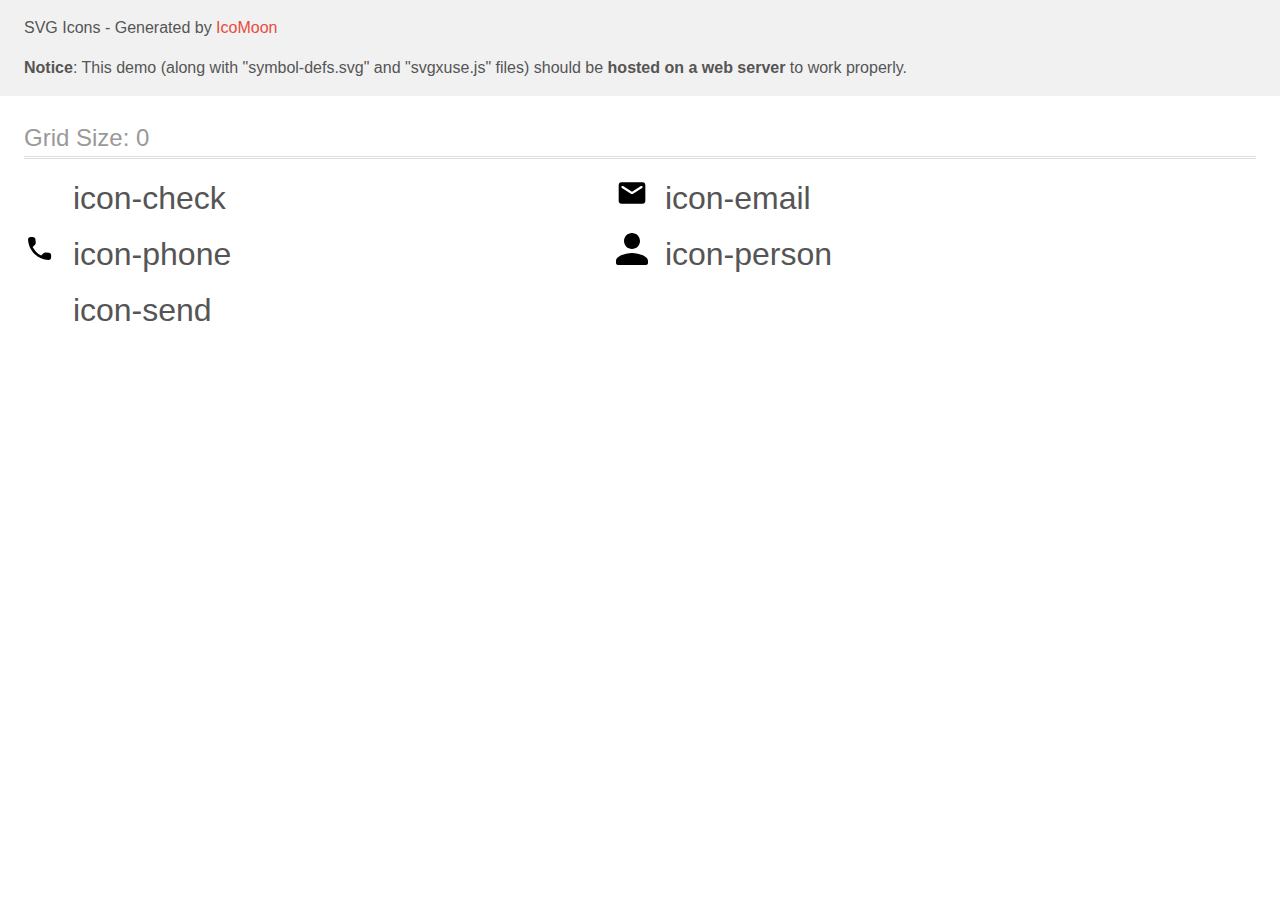
<file: sprite/svg2/demo-external-svg.html>
<!doctype html>
<html>
<head>
    <title>IcoMoon - SVG Icons</title>
    <meta charset="utf-8">
    <meta name="viewport" content="width=device-width, initial-scale=1">
    <link rel="stylesheet" href="demo-files/demo.css">
    <link rel="stylesheet" href="style.css">
</head>
<body>
<header class="bgc1 clearfix">
<div class="mhl">
    <p>SVG Icons - Generated by <a href="https://icomoon.io/app">IcoMoon</a></p><p><strong>Notice</strong>: This demo (along with "symbol-defs.svg" and "svgxuse.js" files) should be <b>hosted on a web server</b> to work properly.</p>
</div>
</header>
    <div class="clearfix mhl ptl">
        <h1 class="mvm mtn fgc1">Grid Size: 0</h1>
        <div class="glyph fs1">
            <div class="clearfix pbs">
                <svg class="icon icon-check"><use xlink:href="symbol-defs.svg#icon-check"></use></svg><span class="name"> icon-check</span>
            </div>
        </div>
        <div class="glyph fs1">
            <div class="clearfix pbs">
                <svg class="icon icon-email"><use xlink:href="symbol-defs.svg#icon-email"></use></svg><span class="name"> icon-email</span>
            </div>
        </div>
        <div class="glyph fs1">
            <div class="clearfix pbs">
                <svg class="icon icon-phone"><use xlink:href="symbol-defs.svg#icon-phone"></use></svg><span class="name"> icon-phone</span>
            </div>
        </div>
        <div class="glyph fs1">
            <div class="clearfix pbs">
                <svg class="icon icon-person"><use xlink:href="symbol-defs.svg#icon-person"></use></svg><span class="name"> icon-person</span>
            </div>
        </div>
        <div class="glyph fs1">
            <div class="clearfix pbs">
                <svg class="icon icon-send"><use xlink:href="symbol-defs.svg#icon-send"></use></svg><span class="name"> icon-send</span>
            </div>
        </div>
  </div>
<script defer src="svgxuse.js"></script>
</body>
</html>
</file>
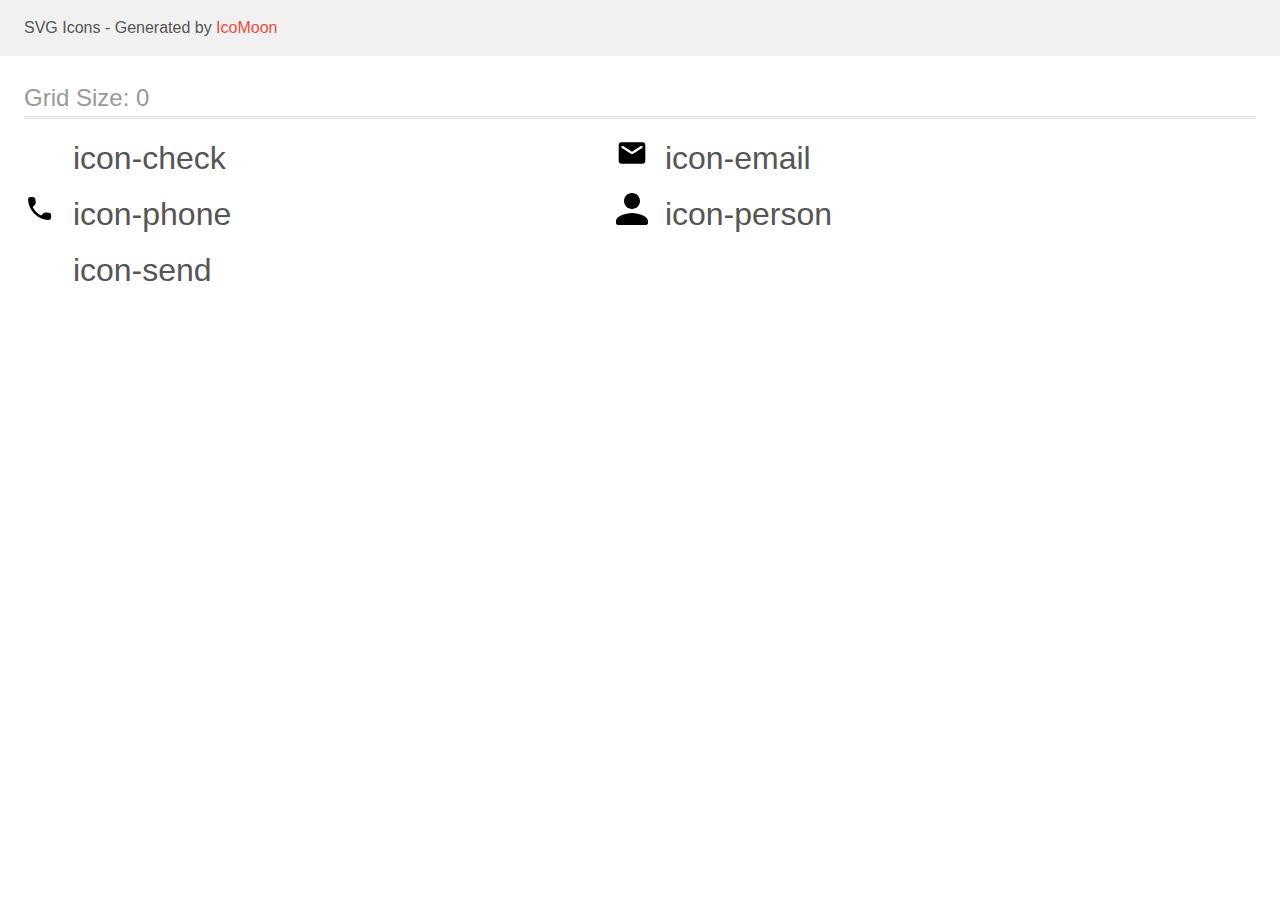
<file: sprite/svg2/demo.html>
<!doctype html>
<html>
<head>
    <title>IcoMoon - SVG Icons</title>
    <meta charset="utf-8">
    <meta name="viewport" content="width=device-width, initial-scale=1">
    <link rel="stylesheet" href="demo-files/demo.css">
    <link rel="stylesheet" href="style.css">
</head>
<body>
<svg aria-hidden="true" style="position: absolute; width: 0; height: 0; overflow: hidden;" version="1.1" xmlns="http://www.w3.org/2000/svg" xmlns:xlink="http://www.w3.org/1999/xlink">
<defs>
<symbol id="icon-check" viewBox="0 0 32 32">
<path fill="#fff" style="fill: var(--color1, #fff); stroke: var(--color1, #fff)" stroke="#fff" stroke-linejoin="miter" stroke-linecap="butt" stroke-miterlimit="4" stroke-width="0.4923" d="M4.817 15.389l-0.169-0.162-2.544 2.41 8.962 8.55 18.829-17.962-2.527-2.411-16.302 15.536-6.249-5.962z"></path>
</symbol>
<symbol id="icon-email" viewBox="0 0 32 32">
<path d="M26.667 5.333h-21.333c-1.467 0-2.653 1.2-2.653 2.667l-0.013 16c0 1.467 1.2 2.667 2.667 2.667h21.333c1.467 0 2.667-1.2 2.667-2.667v-16c0-1.467-1.2-2.667-2.667-2.667zM26.133 11l-9.427 5.893c-0.427 0.267-0.987 0.267-1.413 0l-9.427-5.893c-0.333-0.213-0.533-0.573-0.533-0.96 0-0.893 0.973-1.427 1.733-0.96l8.933 5.587 8.933-5.587c0.76-0.467 1.733 0.067 1.733 0.96 0 0.387-0.2 0.747-0.533 0.96z"></path>
</symbol>
<symbol id="icon-phone" viewBox="0 0 32 32">
<path d="M24.882 19.773l-3.268-0.373c-0.785-0.090-1.557 0.18-2.11 0.733l-2.367 2.367c-3.641-1.853-6.626-4.825-8.478-8.478l2.38-2.38c0.553-0.553 0.823-1.325 0.733-2.11l-0.373-3.242c-0.154-1.299-1.248-2.277-2.56-2.277h-2.226c-1.454 0-2.663 1.209-2.573 2.663 0.682 10.987 9.469 19.761 20.443 20.443 1.454 0.090 2.663-1.119 2.663-2.573v-2.226c0.013-1.3-0.965-2.393-2.264-2.547z"></path>
</symbol>
<symbol id="icon-person" viewBox="0 0 32 32">
<path d="M16 16c4.42 0 8-3.58 8-8s-3.58-8-8-8c-4.42 0-8 3.58-8 8s3.58 8 8 8zM16 20c-5.34 0-16 2.68-16 8v2c0 1.1 0.9 2 2 2h28c1.1 0 2-0.9 2-2v-2c0-5.32-10.66-8-16-8z"></path>
</symbol>
<symbol id="icon-send" viewBox="0 0 32 32">
<path fill="#fff" style="fill: var(--color1, #fff)" d="M32 0l-32 18 10.227 3.788 15.773-14.788-11.998 16.186 0.010 0.004-0.012-0.004v8.814l5.735-6.691 7.265 2.691 5-28z"></path>
</symbol>
</defs>
</svg>

<header class="bgc1 clearfix">
<div class="mhl">
    <p>SVG Icons - Generated by <a href="https://icomoon.io/app">IcoMoon</a></p>
</div>
</header>
    <div class="clearfix mhl ptl">
        <h1 class="mvm mtn fgc1">Grid Size: 0</h1>
        <div class="glyph fs1">
            <div class="clearfix pbs">
                <svg class="icon icon-check"><use xlink:href="#icon-check"></use></svg><span class="name"> icon-check</span>
            </div>
        </div>
        <div class="glyph fs1">
            <div class="clearfix pbs">
                <svg class="icon icon-email"><use xlink:href="#icon-email"></use></svg><span class="name"> icon-email</span>
            </div>
        </div>
        <div class="glyph fs1">
            <div class="clearfix pbs">
                <svg class="icon icon-phone"><use xlink:href="#icon-phone"></use></svg><span class="name"> icon-phone</span>
            </div>
        </div>
        <div class="glyph fs1">
            <div class="clearfix pbs">
                <svg class="icon icon-person"><use xlink:href="#icon-person"></use></svg><span class="name"> icon-person</span>
            </div>
        </div>
        <div class="glyph fs1">
            <div class="clearfix pbs">
                <svg class="icon icon-send"><use xlink:href="#icon-send"></use></svg><span class="name"> icon-send</span>
            </div>
        </div>
  </div>
<script defer src="svgxuse.js"></script>
</body>
</html>
</file>
<file: CSS/style.css>
:root {
  --main-font: "Roboto", sans-serif;
  --secondary-font: "Raleway", sans-serif;
  --main-color: #212121;
  --white-color: #ffffff;
}

body {
  font-family: var(--main-font);
  font-style: normal;
  font-weight: bold;
  color: var(--family-color);
}

h1,
h2,
h3,
h4,
h5,
h6,
p,
ul {
  margin: 0;
  padding: 0;
}

.container {
  width: 1200px;
  margin: 0px auto;
}
.section {
  padding-top: 0px;
  padding-bottom: 0px;
}

.head {
  padding-top: 94px;
  padding-bottom: 0px;
}

.background {
  margin: 0px;
  padding: 0px;
}

.border-bottom {
  border-bottom: 1px solid #ececec;
}

.header {
  display: flex;
  align-items: center;
  height: 80px;
}

.nav {
  position: relative;
  display: flex;
  justify-content: space-between;
  align-items: center;
  margin-left: 93px;
  margin-right: 371px;
  width: 254px;
}

.webstudio1 {
  width: 145px;
  font-family: var(--secondary-font);
  font-weight: 700px;
  font-size: 26px;
  line-height: 31px;
  text-decoration: none;
  letter-spacing: 0.03em;
  color: #2196f3;
}

.studio-black {
  color: black;
}
.studio-white {
  color: white;
}

.navig {
  position: relative;
  font-weight: 500;
  font-size: 14px;
  line-height: 16px;
  text-decoration: none;
  letter-spacing: 0.02em;
  color: black;
}

.envelope {
  width: 30px;
  height: 20px;
  padding-right: 10px;
}

.navig::after {
  position: absolute;
  content: "";
  display: block;
  top: 45px;
  right: 0;
  width: 0;
  height: 5px;
  background-color: #2196f3;
  border-radius: 4px;
  transition: 250ms cubic-bezier(0.4, 0, 0.2, 1);
}

.navig:hover::after,
.navig:focus::after {
  width: 100%;
  left: 0;
}

.navig-active::after {
  content: "";
  width: 100%;
  height: 4px;
  background: #2196f3;
  border-radius: 4px;
  position: absolute;
  bottom: -32px;
}

.navig:hover,
.navig:focus,
.email1:hover,
.email1:focus,
.tel1:hover,
.tel1:focus,
.contact-to:hover,
.contact-to:focus,
.clients-icon:hover,
.clients-icon:focus,
.document:hover,
.document:focus,
.close-button:hover,
.close-button:focus,
.webstudio1:hover,
.webstudio1:focus {
  color: #2196f3;
  fill: #2196f3;
  transition: 250ms cubic-bezier(0.4, 0, 0.2, 1);
  outline-color: #2196f3;
}

.use {
  size: 20px;
  width: 20px;
  height: 20px;
}

.background-icon {
  display: flex;
  align-items: center;
  justify-content: center;
  width: 44px;
  height: 44px;
  border-radius: 50%;
  padding: 12px;
  margin-right: 10px;
  background: rgba(255, 255, 255, 0.1);
  fill: #ffffff;
}

.background-icon-grey {
  display: flex;
  align-items: center;
  justify-content: center;
  width: 44px;
  height: 44px;
  border-radius: 50%;
  padding: 12px;
  margin-right: 10px;
  background: rgba(255, 255, 255, 0.1);
  fill: #afb1b8;
}

.background-icon:hover,
.background-icon:focus,
.background-icon-grey:hover,
.background-icon-grey:focus {
  background: #2196f3;
  fill: #ffffff;
  transition: 250ms cubic-bezier(0.4, 0, 0.2, 1);
  outline-color: #2196f3;
}

.link-icon {
  width: 44px;
  height: 44px;
}

.adres1 {
  font-style: normal;
  display: flex;
  align-items: center;
  justify-items: center;
  fill: #757575;
}

.email1 {
  width: 161px;
  display: flex;
  align-items: center;
  justify-items: center;
  font-weight: 500px;
  font-size: 14px;
  line-height: 16px;
  text-decoration: none;
  letter-spacing: 0.02em;
  color: #757575;
}

.tel1 {
  width: 150px;
  margin-left: 30px;
  display: flex;
  align-items: center;
  justify-items: center;
  font-weight: 500px;
  font-size: 14px;
  line-height: 16px;
  text-decoration: none;
  letter-spacing: 0.02em;
  color: #757575;
  fill: #757575;
}

.smartphone {
  width: 30px;
  height: 20px;
  padding-right: 10px;
}

.efektywne-rozwiazania-background {
  height: 600px;
  background-image: linear-gradient(
      rgba(47, 48, 58, 0.4),
      rgba(47, 48, 58, 0.4)
    ),
    url(../images/background.jpg);
  height: 37.5rem;
  display: flex;
  align-items: center;
  background-repeat: no-repeat;
  background-position: 50% 50%;
  background-size: cover;
  position: relative;
}

.efektywne-rozwiazania {
  width: 696px;
  align-items: center;
  margin-left: auto;
  margin-right: auto;
  padding-top: 106px;
  font-family: var(--main-font);
  font-style: normal;
  font-weight: 900;
  font-size: 44px;
  line-height: 60px;
  text-align: center;
  letter-spacing: 0.06em;
  color: #ffffff;
}

.button-zamow-usluge {
  margin: 30px auto;
  display: block;
  align-items: center;
  width: 200px;
  height: 50px;
  background: #2196f3;
  box-shadow: 0px 4px 4px rgba(0, 0, 0, 0.15);
  border-radius: 4px;
  font-family: var(--main-font);
  font-style: normal;
  font-weight: bold;
  font-size: 16px;
  line-height: 30px;
  text-align: center;
  letter-spacing: 0.06em;
  cursor: pointer;
  color: #ffffff;
}

.button-zamow-usluge:hover,
.button-zamow-usluge:focus,
.btn-send:hover,
.btn-send:focus {
  background: #2196f3;
  box-shadow: 0px 3px 1px rgba(0, 0, 0, 0.1), 0px 1px 2px rgba(0, 0, 0, 0.08),
    0px 2px 2px rgba(0, 0, 0, 0.12);
  border-radius: 4px;
  color: #ffffff;
  transition: 250ms cubic-bezier(0.4, 0, 0.2, 1);
  outline-color: #2196f3;
}

.tasks {
  display: flex;
  justify-content: space-between;
  padding-bottom: 0px;
}

.tasks-icon {
  width: 70px;
  height: 70px;
  margin: 25px 100px;
}

.tasks-background {
  width: 270px;
  height: 120px;
  background-color: #f5f4fa;
}

.lista1 {
  position: relative;
  list-style-type: none;
  cursor: pointer;
}

.lista2 {
  list-style-type: none;
}

.lista1:hover,
.lista1:focus {
  box-shadow: 0px 1px 3px rgba(0, 0, 0, 0.12), 0px 1px 1px rgba(0, 0, 0, 0.14),
    0px 2px 1px rgba(0, 0, 0, 0.2);
  border-radius: 0px 0px 4px 4px;
  transition: 250ms cubic-bezier(0.4, 0, 0.2, 1);
  transform: translatey(0);
}

.popup-img {
  position: relative;
  width: 370px;
  height: 294px;
  overflow: hidden;
}

.popup {
  position: absolute;
  height: 100%;
  width: 100%;
  top: 100%;
  bottom: 0;
  background-color: #2196f3;
  color: white;
  font-size: 18px;
  line-height: 28px;
  letter-spacing: 0.03em;
  transition: transform 250ms cubic-bezier(0.4, 0, 0.2, 1);
  padding-top: 49px;
  padding-left: 24px;
  padding-right: 45px;
  padding-bottom: 45px;
  opacity: 0.9;
}

.lista1:hover .popup {
  transform: translateY(-100%);
}

.title {
  padding-top: 30px;
  text-align: left;
  font-family: var(--main-font);
  font-style: normal;
  font-weight: bold;
  font-size: 14px;
  line-height: 16px;
  letter-spacing: 0.03em;
  text-transform: uppercase;
  color: #212121;
}

.column {
  font-family: var(--main-font);
  font-style: normal;
  font-weight: normal;
  font-size: 14px;
  line-height: 24px;
  letter-spacing: 0.03em;
  color: #757575;
}

.work-pictures {
  position: relative;
  display: flex;
  justify-content: space-between;
}

.box-tekst {
  position: absolute;
  bottom: 0px;
  width: 370px;
  height: 70px;
  font-weight: 700px;
  font-size: 14px;
  display: flex;
  align-items: center;
  justify-content: center;
  background-color: rgba(47, 48, 58, 0.8);
  color: #ffffff;
}

.clients-pictures {
  display: flex;
  justify-content: space-between;
}

.clients-icon {
  width: 170px;
  height: 92px;
  padding: 17px 32px;
  fill: #afb1b8;
}

.clients-background {
  width: 170px;
  height: 92px;
  border: 1px solid #afb1b8;
  border-radius: 4px;
  cursor: pointer;
}

.clients-background:hover,
.clients-background:focus,
.form-input-space:hover,
.form-input-space:focus,
.form-input-comment:hover,
.form-input-comment:focus,
.check-box1:hover,
.check-box1:focus {
  border: 1px solid #2196f3;
  transition: 250ms cubic-bezier(0.4, 0, 0.2, 1);
  outline-color: #2196f3;
  outline-width: 1px;
}

.czym-sie-zajmujemy {
  text-align: center;
  margin-bottom: 50px;
  font-style: normal;
  font-weight: bold;
  font-size: 36px;
  line-height: 42px;
}

.work {
  padding-top: 94px;
  padding-bottom: 94px;
}

.zespol {
  padding-top: 94px;
  padding-bottom: 94px;
  background: #f5f4fa;
}

.nasz-zespol {
  text-align: center;
  margin-bottom: 50px;
  font-style: normal;
  font-weight: bold;
  font-size: 36px;
  line-height: 42px;
}

.lista {
  list-style-type: none;
  display: flex;
  justify-content: space-between;
}

.nazwisko {
  font-family: var(--main-font);
  font-style: normal;
  font-weight: 500;
  font-size: 16px;
  line-height: 19px;
  padding-top: 30px;
  padding-bottom: 10px;
  text-align: center;
  letter-spacing: 0.03em;
  color: #212121;
}

.stanowisko {
  font-family: var(--main-font);
  font-style: normal;
  font-weight: normal;
  font-size: 16px;
  line-height: 19px;
  text-align: center;
  letter-spacing: 0.03em;
  color: #757575;
}

.buttons {
  display: flex;
  justify-content: center;
  padding-bottom: 14px;
  box-shadow: 0px;
}

.button {
  margin-right: 8px;
  background: #f5f4fa;
  border-radius: 4px;
  font-weight: 500;
  font-size: 16px;
  line-height: 26px;
  text-align: center;
  letter-spacing: 0.03em;
  cursor: pointer;
  border-color: #f5f4fa;
}

.button:hover,
.button:focus {
  background: #2196f3;
  box-shadow: 0px 3px 1px rgba(0, 0, 0, 0.1), 0px 1px 2px rgba(0, 0, 0, 0.08),
    0px 2px 2px rgba(0, 0, 0, 0.12);
  border-radius: 4px;
  color: #ffffff;
  transition: 250ms cubic-bezier(0.4, 0, 0.2, 1);
}

.button-wszystkie {
  width: 121px;
}

.button-strony {
  width: 93px;
}

.button-aplikacje {
  width: 114px;
}

.button-dizajn {
  width: 91px;
}

.button-marketing {
  width: 121px;
}

.projects {
  padding-top: 34px;
}

.row {
  display: flex;
  justify-content: center;
  justify-items: center;
  flex-wrap: wrap;
  gap: 30px;
  margin-bottom: 94px;
}

.box {
  background: #ffffff;
  border-top: 0px;
  border-bottom: 1px solid #eeeeee;
  border-left: 1px solid #eeeeee;
  border-right: 1px solid #eeeeee;
  box-sizing: border-box;
}

.img-zespol-1 {
  width: 270px;
  left: 215px;
}

.tytul {
  width: 322px;
  padding-top: 20px;
  margin-left: 24px;
  font-size: 18px;
  line-height: 36px;
  letter-spacing: 0.06em;
}

.podtytul {
  width: 322px;
  margin-left: 24px;
  margin-bottom: 20px;
  font-weight: normal;
  font-size: 16px;
  line-height: 30px;
  letter-spacing: 0.03em;
  color: #757575;
}

.team-card {
  width: 270px;
  height: 428px;
  background: #ffffff;
  box-shadow: 0px 1px 3px rgba(0, 0, 0, 0.12), 0px 1px 1px rgba(0, 0, 0, 0.14),
    0px 2px 1px rgba(0, 0, 0, 0.2);
  border-radius: 0px 0px 4px 4px;
}

.footer {
  height: 252px;
  top: 1628px;
  background: #2f303a;
}

.foot {
  display: flex;
  align-items: center;
}

.link {
  padding-top: 40px;
  padding-left: 70px;
  display: flex;
  justify-content: space-between;
}

.icons {
  display: flex;
  align-items: center;
  justify-content: space-between;
  margin: 16px 32px;
  fill: #ffffff;
}

.icons1 {
  display: flex;
  align-items: center;
  justify-content: space-between;
}

.dolacz,
.newsletter {
  padding-bottom: 20px;
  font-style: normal;
  font-weight: bold;
  font-size: 14px;
  line-height: 16px;
  letter-spacing: 0.03em;
  text-transform: uppercase;

  color: #ffffff;
}

.webstudio2 {
  display: block;
  padding-top: 60px;
  padding-bottom: 20px;
  font-family: var(--secondary-font);
  font-weight: 700px;
  font-size: 26px;
  text-decoration: none;
  line-height: 31px;
  letter-spacing: 0.03em;
  color: #2196f3;
}

.address-all {
  font-style: normal;
}

.adres {
  width: 247px;
  font-weight: normal;
  font-size: 14px;
  line-height: 24px;
  letter-spacing: 0.03em;
  color: #ffffff;
}

.contact-to {
  width: 231px;
  font-weight: normal;
  font-size: 14px;
  line-height: 24px;
  letter-spacing: 0.03em;
  text-decoration-line: none;
  color: rgba(255, 255, 255, 0.6);
}

.is-hidden {
  opacity: 0;
  visibility: hidden;
  pointer-events: none;
}

.backdrop {
  position: fixed;
  left: 0;
  top: 0;
  width: 100vw;
  height: 100vh;
  background-color: rgba(0, 0, 0, 0.1);
}

.modal {
  position: absolute;
  top: 50%;
  left: 50%;
  transform: translate(-50%, -50%);
  width: 528px;
  min-height: 581px;
  background-color: #ffffff;
  animation: animateModal 1000ms 1000ms;
  border-radius: 4px;
}

@keyframes animateModal {
  0% {
    transform: translate(-50%, -50%) scale(0.75);
  }
  50% {
    transform: translate(-50%, -50%) scale(1.25);
  }
  100% {
    transform: translate(-50%, -50%) scale(1);
  }
}

.close-button {
  position: absolute;
  top: 8px;
  right: 8px;
  width: 30px;
  height: 30px;
  background-color: #ffffff;
  border: 1px solid rgba(0, 0, 0, 0.1);
  border-radius: 50%;
  cursor: pointer;
}

.newsletter-input {
  display: flex;
  padding-left: 78px;
}

.input-text-footer {
  display: flex;
  align-items: center;
  border: 1px solid #757575;
  color: #757575;
  background-color: transparent;
  outline-style: none;
  color: white;
  border-radius: 4px;
  width: 358px;
  height: 50px;
  padding-left: 16px;
  transition: color 250ms cubic-bezier(0.4, 0, 0.2, 1),
    border 250ms cubic-bezier(0.4, 0, 0.2, 1);
}

.zapisz-sie {
  padding-left: 12px;
  padding-top: 36px;
}

.button-zapisz-sie {
  width: 200px;
  height: 50px;
  display: flex;
  justify-content: space-between;
  align-items: center;
  background: #2196f3;
  box-shadow: 0px 4px 4px rgba(0, 0, 0, 0.15);
  border-radius: 4px;
  font-family: var(--main-font);
  font-style: normal;
  font-weight: bold;
  font-size: 16px;
  line-height: 30px;
  letter-spacing: 0.06em;
  cursor: pointer;
  color: #ffffff;
}

.zapisz {
  margin-left: 28px;
}

.send-icon {
  width: 24px;
  height: 24px;
  margin-right: 28px;
  fill: white;
}

.form {
  display: flex;
  flex-direction: column;
  position: relative;
  margin-left: 40px;
}

.form-title {
  width: 448px;
  height: 23px;
  margin-top: 40px;
  font-size: 20px;
  text-align: center;
  color: #212121;
}

.form-input-space {
  width: 448px;
  height: 40px;
  border: 1px solid rgba(33, 33, 33, 0.2);
  box-sizing: border-box;
  border-radius: 4px;
  padding-left: 42px;
  outline-color: #2196f3;
  color: #757575;
}

.form-label {
  text-align: left;
  margin-top: 10px;
  padding-bottom: 4px;
  color: #757575;
  font-size: 12px;
  font-style: normal;
}

.form-label-comment {
  text-align: left;
  margin-top: 10px;
  padding-bottom: 4px;
  color: #757575;
  font-size: 12px;
  font-style: normal;
}

textarea {
  text-align: left;
  vertical-align: text-top;
}

.form-input-comment {
  width: 448px;
  height: 120px;
  padding-top: 12px;
  padding-left: 16px;
  border: 1px solid rgba(33, 33, 33, 0.2);
  box-sizing: border-box;
  border-radius: 4px;
  color: #757575;
  font-size: 12px;
  font-style: normal;
  resize: none;
}

.form-checkbox {
  position: relative;
  margin-top: 20px;
  font-size: 14px;
  font-style: normal;
  color: #757575;
}

.check-box1 {
  position: relative;
  width: 16px;
  height: 15px;
  border: 1px solid #212121;
  border-radius: 4px;
  appearance: none;
}

.form-icon-check {
  position: absolute;
  width: 16px;
  height: 15px;
  margin-left: -19px;
  margin-top: 1px;
  border-radius: 4px;
  fill: none;
  visibility: hidden;
}

.check-box1:checked + .form-icon-check {
  fill: white;
  visibility: visible;
}

.check-box1:checked {
  border: none;
  background-color: #2196f3;
}

.btn-send {
  margin-top: 30px;
  margin-left: 134px;
  width: 200px;
  height: 50px;
  background: #2196f3;
  box-shadow: 0px 4px 4px rgba(0, 0, 0, 0.15);
  border-radius: 4px;
  font-family: var(--main-font);
  font-style: normal;
  font-weight: bold;
  font-size: 16px;
  line-height: 30px;
  text-align: center;
  letter-spacing: 0.06em;
  cursor: pointer;
  color: #ffffff;
}

.icons-position {
  position: relative;
  width: 448px;
  height: 40px;
}

.form-icon {
  position: absolute;
  width: 18px;
  height: 18px;
  margin-left: 12px;
  margin-top: 11px;
  fill: #212121;
}

.icons-position:focus-within .form-icon {
  fill: #2196f3;
}

.email-icon:hover {
  fill: #2196f3;
}

.document {
  color: #2196f3;
}
</file>
<file: sprite/demo-files/demo.css>
body {
  padding: 0;
  margin: 0;
  font-family: sans-serif;
  font-size: 1em;
  line-height: 1.5;
  color: #555;
  background: #fff;
}
h1 {
  font-size: 1.5em;
  font-weight: normal;
  box-shadow: 0 1px #ddd, 0 2px #fff, 0 3px #ddd;
}
small {
  font-size: .66666667em;
}
a {
  color: #e74c3c;
  text-decoration: none;
}
a:hover, a:focus {
  box-shadow: 0 1px #e74c3c;
}
.bshadow0, input {
  box-shadow: inset 0 -2px #e7e7e7;
}
input:hover {
  box-shadow: inset 0 -2px #ccc;
}
input, fieldset {
  font-size: 1em;
  margin: 0;
  padding: 0;
  border: 0;
}
input {
  color: inherit;
  line-height: 1.5;
  height: 1.5em;
  padding: .25em 0;
}
input:focus {
  outline: none;
  box-shadow: inset 0 -2px #449fdb;
}
.glyph {
  font-size: 16px;
  margin-right: 1.5em;
  float: left;
  width: 17em;
}
svg {
  color: #000;
}
.liga {
  width: 80%;
  width: calc(100% - 2.5em);
}
.talign-right {
  text-align: right;
}
.talign-center {
  text-align: center;
}
.bgc1 {
  background: #f1f1f1;
}
.fgc0 {
  color: #000;
}
.fgc1 {
  color: #999;
}
p {
  margin-top: 1em;
  margin-bottom: 1em;
}
.mvm {
  margin-top: .75em;
  margin-bottom: .75em;
}
.mtn {
  margin-top: 0;
}
.mtl, .mal {
  margin-top: 1.5em;
}
.mbl, .mal {
  margin-bottom: 1.5em;
}
.mal, .mhl {
  margin-left: 1.5em;
  margin-right: 1.5em;
}
.mhmm {
  margin-left: 1em;
  margin-right: 1em;
}
.ptl {
  padding-top: 1.5em;
}
.pbs, .pvs {
  padding-bottom: .25em;
}
.pvs, .pts {
  padding-top: .25em;
}
.unit {
  float: left;
}
.unitRight {
  float: right;
}
.size1of2 {
  width: 50%;
}
.size1of1 {
  width: 100%;
}
.clearfix:before, .clearfix:after {
  content: " ";
  display: table;
}
.clearfix:after {
  clear: both;
}
.hidden-true {
  display: none;
}
.textbox0 {
  width: 3em;
  background: #f1f1f1;
  padding: .25em .5em;
  line-height: 1.5;
  height: 1.5em;
}
.fs0 {
  font-size: 16px;
}
.fs1 {
  font-size: 32px;
}
.name {
  margin-left: .25em;
}
</file>
<file: sprite/style.css>
.icon {
  display: inline-block;
  width: 1em;
  height: 1em;
  stroke-width: 0;
  stroke: currentColor;
  fill: currentColor;
}

/* ==========================================
Single-colored icons can be modified like so:
.icon-name {
  font-size: 32px;
  color: red;
}
========================================== */

.icon-envelope {
  width: 1.3330078125em;
}

.icon-Logo1 {
  width: 1.7373046875em;
}

.icon-Logo2 {
  width: 1.7373046875em;
}

.icon-Logo3 {
  width: 1.7666015625em;
}

.icon-Logo4 {
  width: 1.7666015625em;
}

.icon-Logo5 {
  width: 1.7666015625em;
}

.icon-Logo6 {
  width: 1.7666015625em;
}

.icon-smartphone {
  width: 0.625em;
}
</file>
<file: sprite/svg2/demo-files/demo.css>
body {
  padding: 0;
  margin: 0;
  font-family: sans-serif;
  font-size: 1em;
  line-height: 1.5;
  color: #555;
  background: #fff;
}
h1 {
  font-size: 1.5em;
  font-weight: normal;
  box-shadow: 0 1px #ddd, 0 2px #fff, 0 3px #ddd;
}
small {
  font-size: .66666667em;
}
a {
  color: #e74c3c;
  text-decoration: none;
}
a:hover, a:focus {
  box-shadow: 0 1px #e74c3c;
}
.bshadow0, input {
  box-shadow: inset 0 -2px #e7e7e7;
}
input:hover {
  box-shadow: inset 0 -2px #ccc;
}
input, fieldset {
  font-size: 1em;
  margin: 0;
  padding: 0;
  border: 0;
}
input {
  color: inherit;
  line-height: 1.5;
  height: 1.5em;
  padding: .25em 0;
}
input:focus {
  outline: none;
  box-shadow: inset 0 -2px #449fdb;
}
.glyph {
  font-size: 16px;
  margin-right: 1.5em;
  float: left;
  width: 17em;
}
svg {
  color: #000;
}
.liga {
  width: 80%;
  width: calc(100% - 2.5em);
}
.talign-right {
  text-align: right;
}
.talign-center {
  text-align: center;
}
.bgc1 {
  background: #f1f1f1;
}
.fgc0 {
  color: #000;
}
.fgc1 {
  color: #999;
}
p {
  margin-top: 1em;
  margin-bottom: 1em;
}
.mvm {
  margin-top: .75em;
  margin-bottom: .75em;
}
.mtn {
  margin-top: 0;
}
.mtl, .mal {
  margin-top: 1.5em;
}
.mbl, .mal {
  margin-bottom: 1.5em;
}
.mal, .mhl {
  margin-left: 1.5em;
  margin-right: 1.5em;
}
.mhmm {
  margin-left: 1em;
  margin-right: 1em;
}
.ptl {
  padding-top: 1.5em;
}
.pbs, .pvs {
  padding-bottom: .25em;
}
.pvs, .pts {
  padding-top: .25em;
}
.unit {
  float: left;
}
.unitRight {
  float: right;
}
.size1of2 {
  width: 50%;
}
.size1of1 {
  width: 100%;
}
.clearfix:before, .clearfix:after {
  content: " ";
  display: table;
}
.clearfix:after {
  clear: both;
}
.hidden-true {
  display: none;
}
.textbox0 {
  width: 3em;
  background: #f1f1f1;
  padding: .25em .5em;
  line-height: 1.5;
  height: 1.5em;
}
.fs0 {
  font-size: 16px;
}
.fs1 {
  font-size: 32px;
}
.name {
  margin-left: .25em;
}
</file>
<file: sprite/svg2/style.css>
.icon {
  display: inline-block;
  width: 1em;
  height: 1em;
  stroke-width: 0;
  stroke: currentColor;
  fill: currentColor;
}

/* ==========================================
Single-colored icons can be modified like so:
.icon-name {
  font-size: 32px;
  color: red;
}
========================================== */
</file>
